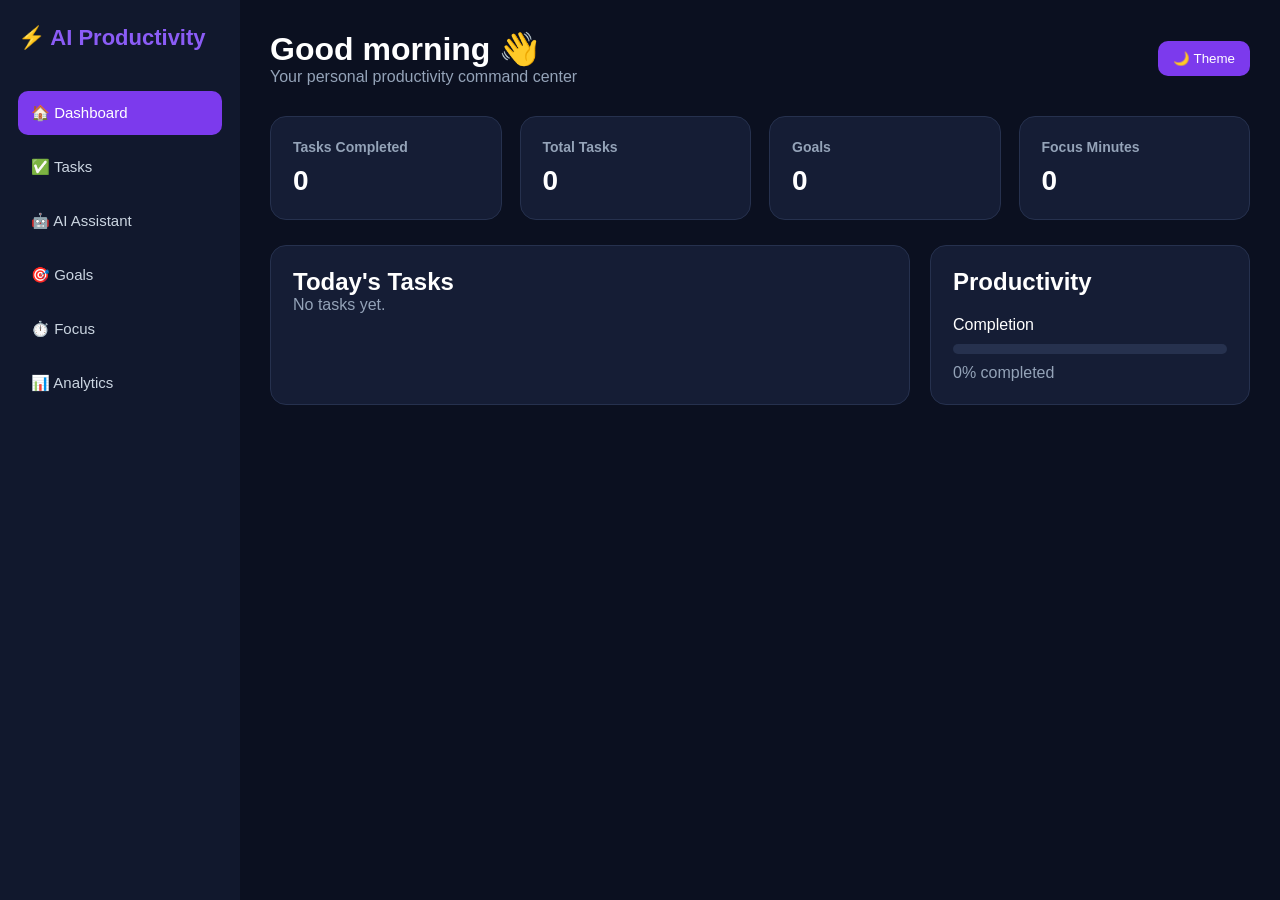
<file: index.html>
<!DOCTYPE html>
<html lang="en">
<head>
<meta charset="UTF-8">
<meta name="viewport" content="width=device-width,initial-scale=1.0">
<title>AI Productivity Platform</title>

<style>
*{box-sizing:border-box;margin:0;padding:0}

body{
font-family:Arial,sans-serif;
background:#0b1020;
color:#fff;
min-height:100vh;
}

.app{display:flex;min-height:100vh}

.sidebar{
width:240px;
background:#11182d;
padding:25px 18px;
position:fixed;
height:100vh;
}

.logo{
font-size:22px;
font-weight:bold;
margin-bottom:35px;
}

.logo span{color:#8b5cf6}

.nav button{
width:100%;
padding:13px;
margin:5px 0;
border:0;
border-radius:10px;
background:transparent;
color:#cbd5e1;
text-align:left;
cursor:pointer;
font-size:15px;
}

.nav button:hover,.nav button.active{
background:#7c3aed;
color:white;
}

.main{
margin-left:240px;
padding:30px;
width:calc(100% - 240px);
}

header{
display:flex;
justify-content:space-between;
align-items:center;
margin-bottom:30px;
}

button{
cursor:pointer;
}

.topbtn{
padding:10px 15px;
border:0;
border-radius:10px;
background:#7c3aed;
color:white;
}

.page{display:none}
.page.active{display:block}

.cards{
display:grid;
grid-template-columns:repeat(4,1fr);
gap:18px;
margin-bottom:25px;
}

.card{
background:#151d35;
padding:22px;
border-radius:16px;
border:1px solid #26314e;
}

.card h3{
font-size:14px;
color:#94a3b8;
margin-bottom:10px;
}

.card strong{
font-size:28px;
}

.grid{
display:grid;
grid-template-columns:2fr 1fr;
gap:20px;
}

.panel{
background:#151d35;
border:1px solid #26314e;
border-radius:16px;
padding:22px;
margin-bottom:20px;
}

input,textarea,select{
width:100%;
padding:13px;
margin:8px 0;
border:1px solid #334155;
border-radius:9px;
background:#0f172a;
color:white;
}

.primary{
background:#7c3aed;
border:0;
padding:12px 18px;
border-radius:9px;
color:white;
}

.task{
display:flex;
justify-content:space-between;
align-items:center;
padding:14px;
margin:10px 0;
background:#0f172a;
border-radius:10px;
}

.task.done{
opacity:.55;
text-decoration:line-through;
}

.badge{
padding:5px 9px;
border-radius:7px;
background:#312e81;
font-size:12px;
}

.timer{
font-size:70px;
text-align:center;
margin:25px;
}

.center{text-align:center}

.progress{
height:10px;
background:#26314e;
border-radius:10px;
overflow:hidden;
margin-top:10px;
}

.progress div{
height:100%;
background:#8b5cf6;
width:0%;
}

.ai-box{
background:linear-gradient(135deg,#1e1b4b,#172554);
padding:25px;
border-radius:15px;
}

.message{
padding:15px;
background:#0f172a;
border-radius:10px;
margin:10px 0;
line-height:1.5;
}

@media(max-width:800px){
.sidebar{
width:70px;
padding:15px 8px;
}
.logo{font-size:0}
.logo span{font-size:20px}
.nav button{
font-size:0;
text-align:center;
}
.nav button:first-letter{font-size:20px}
.main{
margin-left:70px;
width:calc(100% - 70px);
padding:15px;
}
.cards{
grid-template-columns:repeat(2,1fr);
}
.grid{
grid-template-columns:1fr;
}
}
</style>
</head>

<body>

<div class="app">

<aside class="sidebar">

<div class="logo">
⚡ <span>AI Productivity</span>
</div>

<div class="nav">

<button class="active" onclick="showPage('dashboard',this)">🏠 Dashboard</button>

<button onclick="showPage('tasks',this)">✅ Tasks</button>

<button onclick="showPage('ai',this)">🤖 AI Assistant</button>

<button onclick="showPage('goals',this)">🎯 Goals</button>

<button onclick="showPage('focus',this)">⏱️ Focus</button>

<button onclick="showPage('analytics',this)">📊 Analytics</button>

</div>

</aside>


<main class="main">

<header>

<div>
<h1 id="title">Good morning 👋</h1>
<p style="color:#94a3b8">Your personal productivity command center</p>
</div>

<button class="topbtn" onclick="toggleTheme()">🌙 Theme</button>

</header>


<!-- DASHBOARD -->

<section id="dashboard" class="page active">

<div class="cards">

<div class="card">
<h3>Tasks Completed</h3>
<strong id="completed">0</strong>
</div>

<div class="card">
<h3>Total Tasks</h3>
<strong id="total">0</strong>
</div>

<div class="card">
<h3>Goals</h3>
<strong id="goalCount">0</strong>
</div>

<div class="card">
<h3>Focus Minutes</h3>
<strong id="focusTotal">0</strong>
</div>

</div>

<div class="grid">

<div class="panel">

<h2>Today's Tasks</h2>

<div id="dashboardTasks"></div>

</div>

<div class="panel">

<h2>Productivity</h2>

<p style="margin-top:20px">Completion</p>

<div class="progress">
<div id="progressBar"></div>
</div>

<p id="progressText" style="margin-top:10px;color:#94a3b8">0%</p>

</div>

</div>

</section>


<!-- TASKS -->

<section id="tasks" class="page">

<div class="panel">

<h2>Task Manager</h2>

<input id="taskInput" placeholder="What do you need to accomplish?">

<select id="priority">
<option>High</option>
<option selected>Medium</option>
<option>Low</option>
</select>

<button class="primary" onclick="addTask()">+ Add Task</button>

</div>

<div class="panel">

<h2>Your Tasks</h2>

<div id="taskList"></div>

</div>

</section>


<!-- AI -->

<section id="ai" class="page">

<div class="ai-box">

<h2>🤖 AI Productivity Assistant</h2>

<p style="margin:12px 0;color:#cbd5e1">
Tell me what you want to accomplish and I'll turn it into actionable steps.
</p>

<textarea id="aiInput" rows="5"
placeholder="Example: I need to prepare my hackathon project by Friday..."></textarea>

<button class="primary" onclick="generateAI()">Generate Plan</button>

<div id="aiOutput"></div>

</div>

</section>


<!-- GOALS -->

<section id="goals" class="page">

<div class="panel">

<h2>🎯 Goals</h2>

<input id="goalInput" placeholder="Enter a goal">

<button class="primary" onclick="addGoal()">Add Goal</button>

</div>

<div class="panel">

<div id="goalList"></div>

</div>

</section>


<!-- FOCUS -->

<section id="focus" class="page">

<div class="panel center">

<h2>⏱️ Focus Mode</h2>

<div class="timer" id="timer">25:00</div>

<button class="primary" onclick="startTimer()">▶ Start</button>

<button class="primary" onclick="pauseTimer()">⏸ Pause</button>

<button class="primary" onclick="resetTimer()">↻ Reset</button>

</div>

</section>


<!-- ANALYTICS -->

<section id="analytics" class="page">

<div class="cards">

<div class="card">
<h3>Completion Rate</h3>
<strong id="analyticsRate">0%</strong>
</div>

<div class="card">
<h3>Completed Tasks</h3>
<strong id="analyticsCompleted">0</strong>
</div>

<div class="card">
<h3>Focus Sessions</h3>
<strong id="analyticsFocus">0</strong>
</div>

</div>

<div class="panel">

<h2>📈 Productivity Overview</h2>

<p style="margin-top:20px">
Your productivity data is stored locally in your browser.
</p>

<div class="progress">
<div id="analyticsBar"></div>
</div>

</div>

</section>

</main>
</div>


<script>

let tasks=JSON.parse(localStorage.getItem("tasks")||"[]");

let goals=JSON.parse(localStorage.getItem("goals")||"[]");

let focusMinutes=Number(localStorage.getItem("focusMinutes")||0);

let timerSeconds=1500;

let timerInterval=null;


function save(){

localStorage.setItem("tasks",JSON.stringify(tasks));

localStorage.setItem("goals",JSON.stringify(goals));

localStorage.setItem("focusMinutes",focusMinutes);

update();

}


function showPage(id,btn){

document.querySelectorAll(".page").forEach(p=>p.classList.remove("active"));

document.getElementById(id).classList.add("active");

document.querySelectorAll(".nav button").forEach(b=>b.classList.remove("active"));

btn.classList.add("active");

}


function addTask(){

let input=document.getElementById("taskInput");

let text=input.value.trim();

if(!text)return;

tasks.push({

id:Date.now(),

text:text,

priority:document.getElementById("priority").value,

done:false

});

input.value="";

save();

}


function toggleTask(id){

let task=tasks.find(t=>t.id===id);

if(task)task.done=!task.done;

save();

}


function deleteTask(id){

tasks=tasks.filter(t=>t.id!==id);

save();

}


function addGoal(){

let input=document.getElementById("goalInput");

let text=input.value.trim();

if(!text)return;

goals.push({

id:Date.now(),

text:text,

done:false

});

input.value="";

save();

}


function completeGoal(id){

let goal=goals.find(g=>g.id===id);

if(goal)goal.done=!goal.done;

save();

}


function generateAI(){

let input=document.getElementById("aiInput").value.trim();

let output=document.getElementById("aiOutput");

if(!input){

output.innerHTML="<div class='message'>Please describe your goal first.</div>";

return;

}

output.innerHTML=`

<div class="message">

<h3>✨ AI Generated Productivity Plan</h3>

<p style="margin-top:10px">
Based on your objective:
<strong>${escapeHTML(input)}</strong>
</p>

<br>

<p>1️⃣ Break the objective into smaller milestones.</p>

<p>2️⃣ Identify the most important task and complete it first.</p>

<p>3️⃣ Schedule a focused 25-minute work session.</p>

<p>4️⃣ Remove distractions during the session.</p>

<p>5️⃣ Review your progress and create the next task.</p>

<br>

<button class="primary" onclick="createAITask()">
Add as Task
</button>

</div>`;

}


function createAITask(){

let input=document.getElementById("aiInput").value.trim();

if(!input)return;

tasks.push({

id:Date.now(),

text:input,

priority:"High",

done:false

});

save();

alert("AI plan added to your tasks!");

}


function escapeHTML(str){

return str.replace(/[&<>"']/g,function(m){

return({

"&":"&amp;",
"<":"&lt;",
">":"&gt;",
'"':"&quot;",
"'":"&#039;"

})[m];

});

}


function update(){

let completed=tasks.filter(t=>t.done).length;

let total=tasks.length;

let percent=total?Math.round(completed/total*100):0;


document.getElementById("completed").textContent=completed;

document.getElementById("total").textContent=total;

document.getElementById("goalCount").textContent=goals.length;

document.getElementById("focusTotal").textContent=focusMinutes;


document.getElementById("progressBar").style.width=percent+"%";

document.getElementById("progressText").textContent=percent+"% completed";


document.getElementById("analyticsRate").textContent=percent+"%";

document.getElementById("analyticsCompleted").textContent=completed;

document.getElementById("analyticsFocus").textContent=focusMinutes;

document.getElementById("analyticsBar").style.width=percent+"%";


renderTasks();

renderGoals();

}


function renderTasks(){

let html="";

if(tasks.length===0){

html="<p style='color:#94a3b8'>No tasks yet. Add your first task!</p>";

}

tasks.forEach(t=>{

html+=`

<div class="task ${t.done?"done":""}">

<div>

<strong>${escapeHTML(t.text)}</strong>

<br>

<span class="badge">${t.priority}</span>

</div>

<div>

<button onclick="toggleTask(${t.id})">✓</button>

<button onclick="deleteTask(${t.id})">🗑️</button>

</div>

</div>`;

});


document.getElementById("taskList").innerHTML=html;

document.getElementById("dashboardTasks").innerHTML=

tasks.slice(0,5).map(t=>`

<div class="task ${t.done?"done":""}">

<span>${escapeHTML(t.text)}</span>

<button onclick="toggleTask(${t.id})">✓</button>

</div>

`).join("") || "<p style='color:#94a3b8'>No tasks yet.</p>";

}


function renderGoals(){

let html="";

goals.forEach(g=>{

html+=`

<div class="task ${g.done?"done":""}">

<span>🎯 ${escapeHTML(g.text)}</span>

<button onclick="completeGoal(${g.id})">✓</button>

</div>`;

});


document.getElementById("goalList").innerHTML=

html||"<p style='color:#94a3b8'>No goals yet.</p>";

}


function startTimer(){

if(timerInterval)return;

timerInterval=setInterval(()=>{

if(timerSeconds>0){

timerSeconds--;

displayTimer();

}else{

clearInterval(timerInterval);

timerInterval=null;

focusMinutes+=25;

save();

alert("🎉 Focus session completed!");

}

},1000);

}


function pauseTimer(){

clearInterval(timerInterval);

timerInterval=null;

}


function resetTimer(){

pauseTimer();

timerSeconds=1500;

displayTimer();

}


function displayTimer(){

let m=Math.floor(timerSeconds/60);

let s=timerSeconds%60;

document.getElementById("timer").textContent=

String(m).padStart(2,"0")+":"+

String(s).padStart(2,"0");

}


function toggleTheme(){

document.body.style.background=

document.body.style.background==="white"?"#0b1020":"white";

document.body.style.color=

document.body.style.color==="rgb(0, 0, 0)"?"white":"#000";

}


update();

displayTimer();

</script>

</body>
</html>
</file>
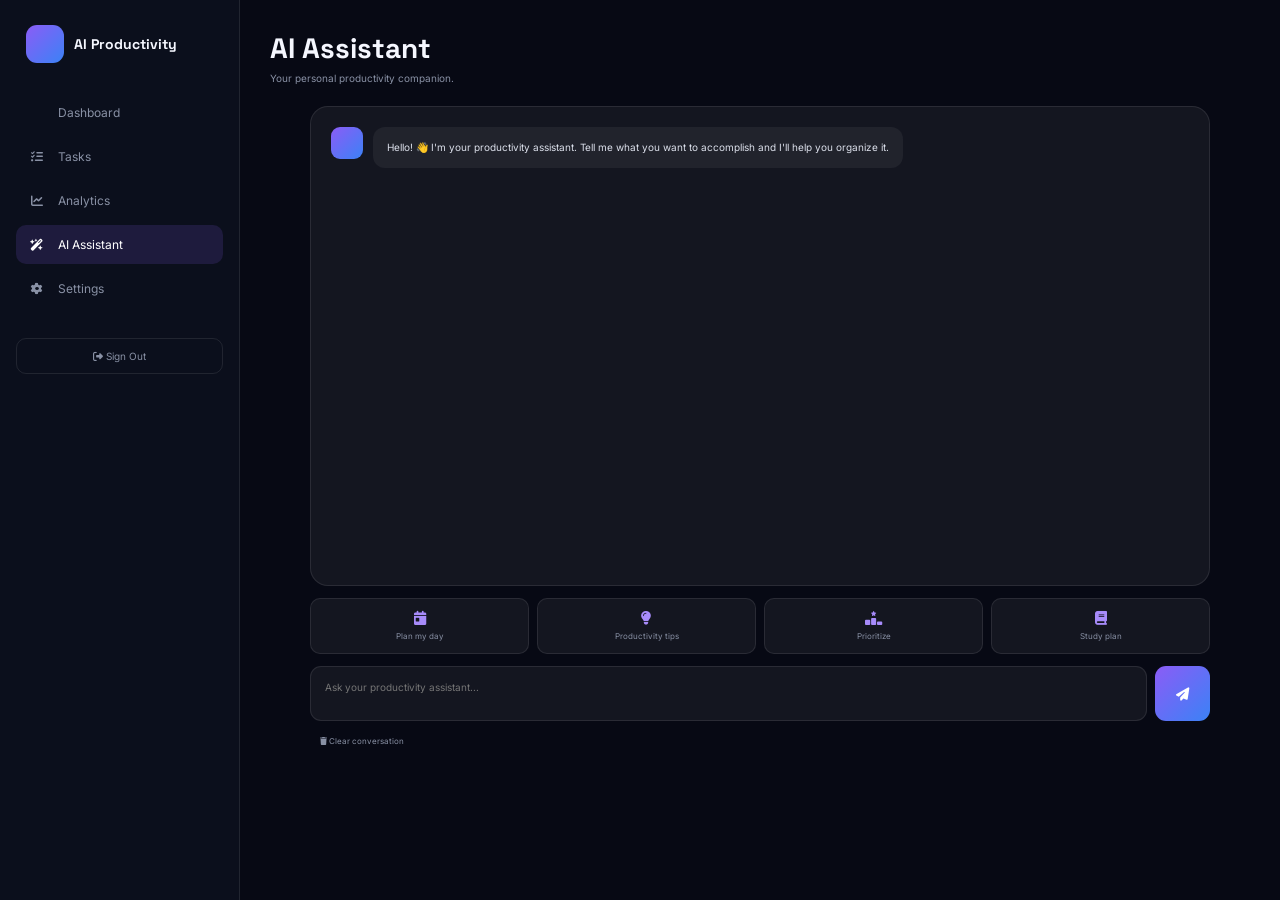
<file: ai.html>
<!DOCTYPE html>
<html lang="en">
<head>

<meta charset="UTF-8">
<meta name="viewport" content="width=device-width, initial-scale=1.0">

<title>AI Assistant — AI Productivity Platform</title>

<link rel="preconnect" href="https://fonts.googleapis.com">
<link href="https://fonts.googleapis.com/css2?family=Inter:wght@400;500;600;700&family=Space+Grotesk:wght@500;600;700&display=swap" rel="stylesheet">

<link rel="stylesheet"
href="https://cdnjs.cloudflare.com/ajax/libs/font-awesome/6.5.2/css/all.min.css">

<style>

*{
box-sizing:border-box;
margin:0;
padding:0;
}

:root{
--bg:#070914;
--sidebar:#0b0f1c;
--card:rgba(255,255,255,.055);
--border:rgba(255,255,255,.09);
--text:#f5f7ff;
--muted:#8991a5;
--purple:#8b5cf6;
--blue:#3b82f6;
}

body{
min-height:100vh;
color:var(--text);
background:var(--bg);
font-family:Inter,sans-serif;
}

button,
textarea{
font-family:inherit;
}

.app{
min-height:100vh;
display:flex;
}

/* SIDEBAR */

.sidebar{
width:240px;
flex-shrink:0;
padding:25px 16px;
background:var(--sidebar);
border-right:1px solid var(--border);
}

.logo{
display:flex;
align-items:center;
gap:10px;
padding:0 10px 30px;
font-family:"Space Grotesk";
font-size:14px;
font-weight:700;
}

.logo-icon{
width:38px;
height:38px;
display:grid;
place-items:center;
border-radius:11px;
background:linear-gradient(135deg,var(--purple),var(--blue));
}

.nav{
display:flex;
flex-direction:column;
gap:5px;
}

.nav button{
width:100%;
display:flex;
align-items:center;
gap:12px;
padding:12px;
border:0;
border-radius:10px;
color:var(--muted);
background:transparent;
text-align:left;
font-size:12px;
cursor:pointer;
}

.nav button:hover,
.nav button.active{
color:white;
background:rgba(139,92,246,.15);
}

.nav i{
width:18px;
text-align:center;
}

.signout{
width:100%;
margin-top:30px;
padding:11px;
border:1px solid var(--border);
border-radius:10px;
color:var(--muted);
background:transparent;
font-size:10px;
cursor:pointer;
}

/* MAIN */

.main{
flex:1;
min-width:0;
padding:30px;
}

.header{
margin-bottom:22px;
}

.header h1{
font-family:"Space Grotesk";
font-size:28px;
}

.header p{
margin-top:6px;
color:var(--muted);
font-size:10px;
}

/* AI CARD */

.ai-box{
max-width:900px;
margin:auto;
}

.chat{
height:480px;
overflow-y:auto;
padding:20px;
background:var(--card);
border:1px solid var(--border);
border-radius:18px;
}

.message{
display:flex;
gap:10px;
margin-bottom:18px;
}

.message.user{
justify-content:flex-end;
}

.avatar{
width:32px;
height:32px;
flex-shrink:0;
display:grid;
place-items:center;
border-radius:9px;
background:linear-gradient(135deg,var(--purple),var(--blue));
font-size:10px;
}

.bubble{
max-width:75%;
padding:12px 14px;
border-radius:12px;
background:rgba(255,255,255,.055);
color:#dce0eb;
font-size:10px;
line-height:1.7;
}

.user .bubble{
background:linear-gradient(135deg,var(--purple),var(--blue));
color:white;
}

/* QUICK ACTIONS */

.quick{
display:grid;
grid-template-columns:repeat(4,1fr);
gap:8px;
margin:12px 0;
}

.quick button{
padding:12px 8px;
border:1px solid var(--border);
border-radius:10px;
color:var(--muted);
background:var(--card);
font-size:8px;
cursor:pointer;
}

.quick button:hover{
color:white;
border-color:rgba(139,92,246,.5);
}

.quick i{
display:block;
margin-bottom:6px;
color:#a78bfa;
font-size:14px;
}

/* INPUT */

.input-area{
display:flex;
gap:8px;
margin-top:10px;
}

textarea{
flex:1;
height:55px;
resize:none;
padding:14px;
outline:none;
color:white;
background:var(--card);
border:1px solid var(--border);
border-radius:11px;
font-size:10px;
}

textarea:focus{
border-color:rgba(139,92,246,.6);
}

.send{
width:55px;
border:0;
border-radius:11px;
color:white;
background:linear-gradient(135deg,var(--purple),var(--blue));
cursor:pointer;
}

.clear{
margin-top:8px;
padding:7px 10px;
border:0;
background:transparent;
color:var(--muted);
font-size:8px;
cursor:pointer;
}

/* MOBILE */

@media(max-width:700px){

.sidebar{
display:none;
}

.main{
padding:18px 12px;
}

.chat{
height:430px;
}

.quick{
grid-template-columns:repeat(2,1fr);
}

.bubble{
max-width:85%;
}

}

</style>
</head>

<body>

<div class="app">

<!-- SIDEBAR -->

<aside class="sidebar">

<div class="logo">

<div class="logo-icon">
<i class="fa-solid fa-sparkles"></i>
</div>

AI Productivity

</div>


<nav class="nav">

<button onclick="go('dashboard.html')">
<i class="fa-solid fa-grid-2"></i>
Dashboard
</button>

<button onclick="go('dashboard.html')">
<i class="fa-solid fa-list-check"></i>
Tasks
</button>

<button onclick="go('analytics.html')">
<i class="fa-solid fa-chart-line"></i>
Analytics
</button>

<button class="active">
<i class="fa-solid fa-wand-magic-sparkles"></i>
AI Assistant
</button>

<button onclick="go('settings.html')">
<i class="fa-solid fa-gear"></i>
Settings
</button>

</nav>


<button class="signout" onclick="signOut()">
<i class="fa-solid fa-right-from-bracket"></i>
Sign Out
</button>

</aside>


<!-- MAIN -->

<main class="main">

<div class="header">

<h1>AI Assistant</h1>

<p>
Your personal productivity companion.
</p>

</div>


<div class="ai-box">

<div class="chat" id="chat">

<div class="message">

<div class="avatar">
<i class="fa-solid fa-sparkles"></i>
</div>

<div class="bubble">

Hello! 👋 I'm your productivity assistant.

Tell me what you want to accomplish and I'll help you organize it.

</div>

</div>

</div>


<!-- QUICK ACTIONS -->

<div class="quick">

<button onclick="quickPrompt('Help me plan my day')">
<i class="fa-solid fa-calendar-day"></i>
Plan my day
</button>

<button onclick="quickPrompt('Give me productivity tips')">
<i class="fa-solid fa-lightbulb"></i>
Productivity tips
</button>

<button onclick="quickPrompt('Help me prioritize my tasks')">
<i class="fa-solid fa-ranking-star"></i>
Prioritize
</button>

<button onclick="quickPrompt('Create a study plan for me')">
<i class="fa-solid fa-book"></i>
Study plan
</button>

</div>


<!-- INPUT -->

<div class="input-area">

<textarea
id="prompt"
placeholder="Ask your productivity assistant..."
onkeydown="handleKey(event)"
></textarea>

<button class="send" onclick="sendMessage()">

<i class="fa-solid fa-paper-plane"></i>

</button>

</div>


<button class="clear" onclick="clearChat()">

<i class="fa-solid fa-trash"></i>
Clear conversation

</button>

</div>

</main>

</div>


<script>

/* NAVIGATION */

function go(page){
window.location.href=page;
}


/* PROFILE */

const profile=
JSON.parse(
localStorage.getItem("aiProductivityProfile")
);


/* SEND */

function sendMessage(){

const input=
document.getElementById("prompt");

const text=
input.value.trim();

if(!text) return;

addMessage(text,"user");

input.value="";

setTimeout(function(){

const response=
generateResponse(text);

addMessage(response,"ai");

},400);

}


/* QUICK PROMPTS */

function quickPrompt(text){

document.getElementById("prompt").value=text;

sendMessage();

}


/* ADD MESSAGE */

function addMessage(text,type){

const chat=
document.getElementById("chat");

const message=
document.createElement("div");

message.className=
"message "+type;

if(type==="user"){

message.innerHTML=`

<div class="bubble">
${escapeHTML(text)}
</div>

`;

}else{

message.innerHTML=`

<div class="avatar">
<i class="fa-solid fa-sparkles"></i>
</div>

<div class="bubble">
${escapeHTML(text).replace(/\n/g,"<br>")}
</div>

`;

}

chat.appendChild(message);

chat.scrollTop=chat.scrollHeight;

}


/* SIMPLE PRODUCTIVITY ENGINE */

function generateResponse(text){

const lower=text.toLowerCase();


if(
lower.includes("plan my day") ||
lower.includes("plan my day")
){

return `Here's a simple plan for your day:

1. Start with your most important task.
2. Work for 45–60 minutes without distractions.
3. Take a short break.
4. Complete smaller tasks afterward.
5. Review your progress before finishing.

Tip: Choose your top 3 priorities instead of trying to finish everything.`;

}


if(
lower.includes("productivity") ||
lower.includes("productive")
){

return `Try these productivity habits:

• Choose 3 important tasks each morning.
• Keep your phone away during focused work.
• Use short focused work sessions.
• Take regular breaks.
• Review unfinished tasks at the end of the day.

Consistency is more important than doing everything perfectly.`;

}


if(
lower.includes("prioritize") ||
lower.includes("priority")
){

return `Use this priority system:

🔴 High — Urgent and important
🟡 Medium — Important but not urgent
🟢 Low — Useful but can wait

Start with high-priority tasks, then move to medium and low priorities.`;

}


if(
lower.includes("study") ||
lower.includes("exam")
){

return `A simple study plan:

Morning:
• Review difficult topics.

Afternoon:
• Practice questions.

Evening:
• Revise what you learned.

Use 45-minute study sessions followed by 10-minute breaks.

At the end of each session, test yourself instead of only rereading notes.`;

}


if(
lower.includes("task") ||
lower.includes("todo")
){

return `For your tasks, try this:

1. Write everything down.
2. Mark urgent tasks as High priority.
3. Pick your top 3 tasks.
4. Complete one task at a time.
5. Check your progress at the end of the day.

You can manage your tasks from the Dashboard.`;

}


if(
lower.includes("hello") ||
lower.includes("hi") ||
lower.includes("hey")
){

return `Hello${profile?.name ? " " + profile.name : ""}! 👋

What would you like help with today?

You can ask me to plan your day, prioritize tasks, create a study plan, or give productivity advice.`;

}


return `I can help you with productivity, planning and organization.

Try asking:

• "Help me plan my day"
• "How should I prioritize my tasks?"
• "Give me productivity tips"
• "Create a study plan"

For advanced AI responses, we can connect this interface to a real AI API later.`;

}


/* CLEAR */

function clearChat(){

document.getElementById("chat").innerHTML=`

<div class="message">

<div class="avatar">
<i class="fa-solid fa-sparkles"></i>
</div>

<div class="bubble">

Conversation cleared. What would you like to work on?

</div>

</div>

`;

}


/* ENTER TO SEND */

function handleKey(event){

if(
event.key==="Enter" &&
!event.shiftKey
){

event.preventDefault();

sendMessage();

}

}


/* SECURITY */

function escapeHTML(text){

return text
.replace(/&/g,"&amp;")
.replace(/</g,"&lt;")
.replace(/>/g,"&gt;")
.replace(/"/g,"&quot;")
.replace(/'/g,"&#039;");

}


/* SIGN OUT */

function signOut(){

if(
confirm("Are you sure you want to sign out?")
){

localStorage.removeItem(
"aiProductivityLoggedIn"
);

window.location.href="auth.html";

}

}

</script>

</body>
</html>
</file>
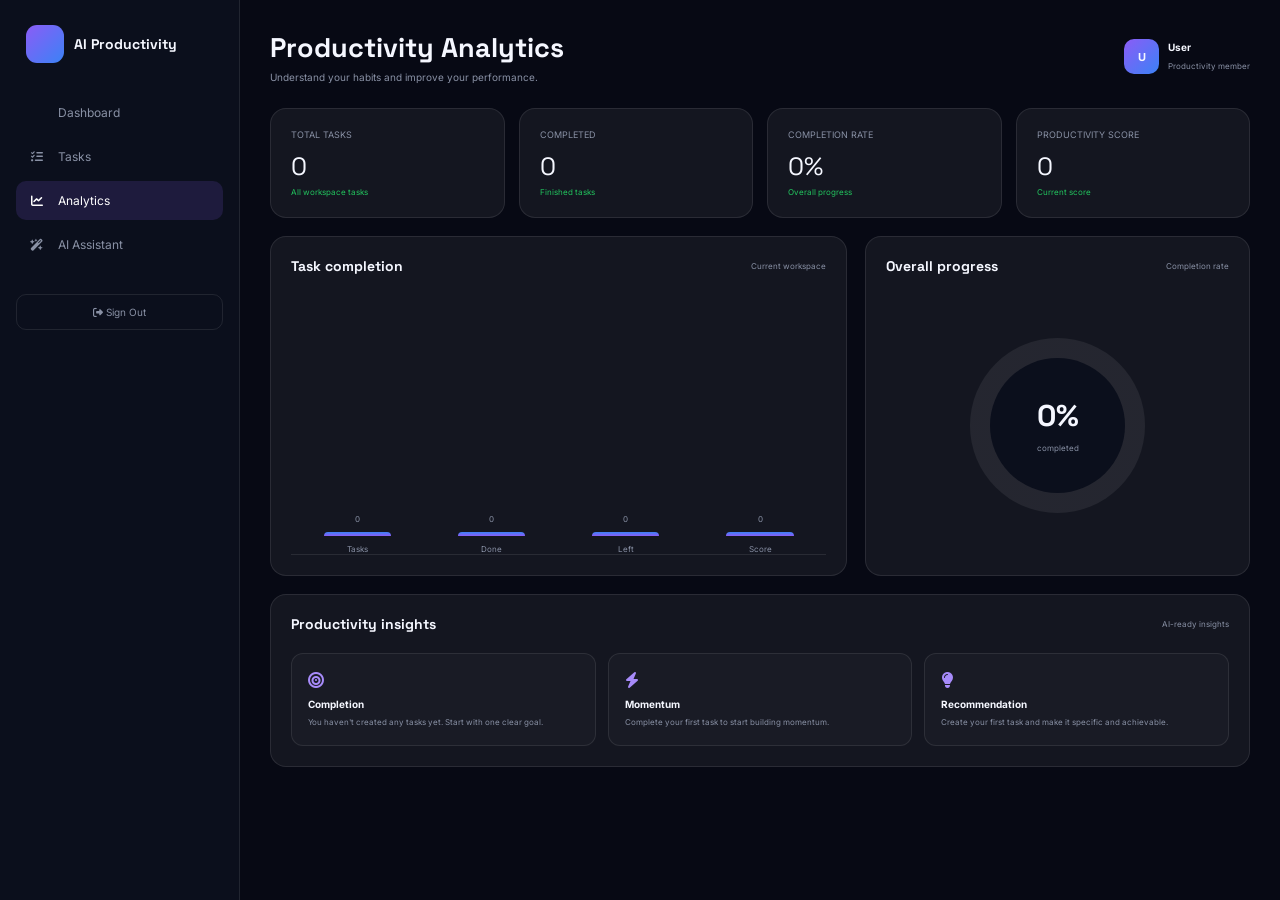
<file: analytics.html>
<!DOCTYPE html>
<html lang="en">

<head>

    <meta charset="UTF-8">

    <meta name="viewport" content="width=device-width, initial-scale=1.0">

    <title>Analytics — AI Productivity Platform</title>

    <link
        href="https://fonts.googleapis.com/css2?family=Inter:wght@400;500;600;700&family=Space+Grotesk:wght@500;600;700&display=swap"
        rel="stylesheet"
    >

    <link
        rel="stylesheet"
        href="https://cdnjs.cloudflare.com/ajax/libs/font-awesome/6.5.2/css/all.min.css"
    >

    <style>

        * {
            box-sizing: border-box;
            margin: 0;
            padding: 0;
        }

        :root {
            --bg: #070914;
            --sidebar: #0b0f1c;
            --card: rgba(255,255,255,.055);
            --border: rgba(255,255,255,.09);
            --text: #f5f7ff;
            --muted: #8991a5;
            --purple: #8b5cf6;
            --blue: #3b82f6;
            --green: #22c55e;
            --red: #fb7185;
        }

        body {
            min-height: 100vh;
            color: var(--text);
            background: var(--bg);
            font-family: Inter, sans-serif;
        }

        button {
            font-family: inherit;
            cursor: pointer;
        }

        /* SIDEBAR */

        .app {
            min-height: 100vh;
            display: flex;
        }

        .sidebar {
            width: 240px;
            flex-shrink: 0;
            padding: 25px 16px;
            background: var(--sidebar);
            border-right: 1px solid var(--border);
        }

        .logo {
            display: flex;
            align-items: center;
            gap: 10px;
            padding: 0 10px 30px;
            font-family: "Space Grotesk";
            font-weight: 700;
            font-size: 14px;
        }

        .logo-icon {
            width: 38px;
            height: 38px;
            display: grid;
            place-items: center;
            border-radius: 11px;
            background: linear-gradient(135deg,var(--purple),var(--blue));
        }

        .nav {
            display: flex;
            flex-direction: column;
            gap: 5px;
        }

        .nav button {
            width: 100%;
            display: flex;
            align-items: center;
            gap: 12px;
            padding: 12px;
            color: var(--muted);
            background: transparent;
            border: 0;
            border-radius: 10px;
            text-align: left;
            font-size: 12px;
        }

        .nav button:hover,
        .nav button.active {
            color: white;
            background: rgba(139,92,246,.15);
        }

        .nav i {
            width: 18px;
            text-align: center;
        }

        .signout {
            width: 100%;
            margin-top: 30px;
            padding: 11px;
            color: var(--muted);
            background: transparent;
            border: 1px solid var(--border);
            border-radius: 10px;
            font-size: 10px;
        }

        .signout:hover {
            color: white;
            background: rgba(255,255,255,.05);
        }

        /* MAIN */

        .main {
            flex: 1;
            min-width: 0;
            padding: 30px;
        }

        .topbar {
            display: flex;
            justify-content: space-between;
            align-items: center;
            margin-bottom: 25px;
        }

        h1 {
            font-family: "Space Grotesk";
            font-size: 27px;
        }

        .subtitle {
            margin-top: 6px;
            color: var(--muted);
            font-size: 10px;
        }

        .profile {
            display: flex;
            align-items: center;
            gap: 9px;
        }

        .avatar {
            width: 35px;
            height: 35px;
            display: grid;
            place-items: center;
            border-radius: 10px;
            background: linear-gradient(135deg,var(--purple),var(--blue));
            font-size: 11px;
            font-weight: 700;
        }

        .profile strong {
            display: block;
            font-size: 10px;
        }

        .profile span {
            color: var(--muted);
            font-size: 8px;
        }

        /* STATISTICS */

        .stats {
            display: grid;
            grid-template-columns: repeat(4,1fr);
            gap: 14px;
            margin-bottom: 18px;
        }

        .card {
            padding: 20px;
            background: var(--card);
            border: 1px solid var(--border);
            border-radius: 16px;
        }

        .stat-label {
            color: var(--muted);
            font-size: 9px;
        }

        .stat-value {
            margin-top: 10px;
            font-family: "Space Grotesk";
            font-size: 25px;
        }

        .stat-small {
            margin-top: 5px;
            color: var(--green);
            font-size: 8px;
        }

        /* GRID */

        .grid {
            display: grid;
            grid-template-columns: 1.2fr .8fr;
            gap: 18px;
        }

        .card-title {
            display: flex;
            justify-content: space-between;
            align-items: center;
            margin-bottom: 20px;
        }

        .card-title h2 {
            font-family: "Space Grotesk";
            font-size: 14px;
        }

        .card-title span {
            color: var(--muted);
            font-size: 8px;
        }

        /* BAR CHART */

        .chart {
            height: 260px;
            display: flex;
            align-items: end;
            justify-content: space-around;
            gap: 12px;
            padding: 15px 5px 0;
            border-bottom: 1px solid var(--border);
        }

        .bar-container {
            height: 100%;
            flex: 1;
            display: flex;
            flex-direction: column;
            justify-content: end;
            align-items: center;
            gap: 8px;
        }

        .bar-value {
            color: var(--muted);
            font-size: 8px;
        }

        .bar {
            width: 55%;
            min-height: 4px;
            border-radius: 7px 7px 0 0;
            background: linear-gradient(
                to top,
                var(--purple),
                var(--blue)
            );
            transition: .5s;
        }

        .bar-label {
            color: var(--muted);
            font-size: 8px;
        }

        /* RING */

        .ring-area {
            min-height: 260px;
            display: flex;
            align-items: center;
            justify-content: center;
        }

        .ring {
            width: 175px;
            height: 175px;
            display: grid;
            place-items: center;
            border-radius: 50%;
            background: conic-gradient(
                var(--purple) var(--progress),
                rgba(255,255,255,.07) var(--progress)
            );
            position: relative;
        }

        .ring::before {
            content: "";
            position: absolute;
            width: 135px;
            height: 135px;
            border-radius: 50%;
            background: #0b0f1c;
        }

        .ring-text {
            position: relative;
            z-index: 2;
            text-align: center;
        }

        .ring-text strong {
            display: block;
            font-family: "Space Grotesk";
            font-size: 30px;
        }

        .ring-text span {
            color: var(--muted);
            font-size: 8px;
        }

        /* INSIGHTS */

        .insights {
            margin-top: 18px;
        }

        .insight-grid {
            display: grid;
            grid-template-columns: repeat(3,1fr);
            gap: 12px;
        }

        .insight {
            padding: 16px;
            border: 1px solid var(--border);
            border-radius: 12px;
            background: rgba(255,255,255,.025);
        }

        .insight i {
            color: #a78bfa;
            margin-bottom: 10px;
        }

        .insight strong {
            display: block;
            margin-bottom: 6px;
            font-size: 10px;
        }

        .insight p {
            color: var(--muted);
            font-size: 8px;
            line-height: 1.6;
        }

        /* MOBILE */

        @media(max-width:950px) {

            .stats {
                grid-template-columns: repeat(2,1fr);
            }

            .grid {
                grid-template-columns: 1fr;
            }

        }

        @media(max-width:700px) {

            .sidebar {
                display: none;
            }

            .main {
                padding: 20px 15px;
            }

            .profile {
                display: none;
            }

            .insight-grid {
                grid-template-columns: 1fr;
            }

        }

        @media(max-width:450px) {

            .stats {
                grid-template-columns: 1fr;
            }

        }

    </style>

</head>


<body>


<div class="app">


    <!-- SIDEBAR -->

    <aside class="sidebar">

        <div class="logo">

            <div class="logo-icon">
                <i class="fa-solid fa-sparkles"></i>
            </div>

            AI Productivity

        </div>


        <nav class="nav">

            <button onclick="location.href='dashboard.html'">

                <i class="fa-solid fa-grid-2"></i>

                Dashboard

            </button>


            <button onclick="location.href='dashboard.html'">

                <i class="fa-solid fa-list-check"></i>

                Tasks

            </button>


            <button class="active">

                <i class="fa-solid fa-chart-line"></i>

                Analytics

            </button>


            <button onclick="location.href='ai.html'">

                <i class="fa-solid fa-wand-magic-sparkles"></i>

                AI Assistant

            </button>

        </nav>


        <button
            class="signout"
            onclick="signOut()"
        >

            <i class="fa-solid fa-right-from-bracket"></i>

            Sign Out

        </button>

    </aside>


    <!-- MAIN -->

    <main class="main">


        <header class="topbar">

            <div>

                <h1>Productivity Analytics</h1>

                <p class="subtitle">
                    Understand your habits and improve your performance.
                </p>

            </div>


            <div class="profile">

                <div
                    class="avatar"
                    id="avatar"
                >
                    U
                </div>

                <div>

                    <strong id="userName">
                        User
                    </strong>

                    <span>
                        Productivity member
                    </span>

                </div>

            </div>

        </header>


        <!-- STATS -->

        <section class="stats">


            <div class="card">

                <div class="stat-label">
                    TOTAL TASKS
                </div>

                <div
                    class="stat-value"
                    id="total"
                >
                    0
                </div>

                <div class="stat-small">
                    All workspace tasks
                </div>

            </div>


            <div class="card">

                <div class="stat-label">
                    COMPLETED
                </div>

                <div
                    class="stat-value"
                    id="completed"
                >
                    0
                </div>

                <div class="stat-small">
                    Finished tasks
                </div>

            </div>


            <div class="card">

                <div class="stat-label">
                    COMPLETION RATE
                </div>

                <div
                    class="stat-value"
                    id="rate"
                >
                    0%
                </div>

                <div class="stat-small">
                    Overall progress
                </div>

            </div>


            <div class="card">

                <div class="stat-label">
                    PRODUCTIVITY SCORE
                </div>

                <div
                    class="stat-value"
                    id="score"
                >
                    0
                </div>

                <div class="stat-small">
                    Current score
                </div>

            </div>


        </section>


        <!-- CHARTS -->

        <section class="grid">


            <div class="card">

                <div class="card-title">

                    <h2>
                        Task completion
                    </h2>

                    <span>
                        Current workspace
                    </span>

                </div>


                <div
                    class="chart"
                    id="chart"
                ></div>

            </div>


            <div class="card">

                <div class="card-title">

                    <h2>
                        Overall progress
                    </h2>

                    <span>
                        Completion rate
                    </span>

                </div>


                <div class="ring-area">

                    <div
                        class="ring"
                        id="ring"
                    >

                        <div class="ring-text">

                            <strong id="ringNumber">
                                0%
                            </strong>

                            <span>
                                completed
                            </span>

                        </div>

                    </div>

                </div>

            </div>


        </section>


        <!-- INSIGHTS -->

        <section class="card insights">

            <div class="card-title">

                <h2>
                    Productivity insights
                </h2>

                <span>
                    AI-ready insights
                </span>

            </div>


            <div class="insight-grid">


                <div class="insight">

                    <i class="fa-solid fa-bullseye"></i>

                    <strong>
                        Completion
                    </strong>

                    <p id="completionInsight">
                        Add tasks to start generating productivity insights.
                    </p>

                </div>


                <div class="insight">

                    <i class="fa-solid fa-bolt"></i>

                    <strong>
                        Momentum
                    </strong>

                    <p id="momentumInsight">
                        Complete tasks consistently to build momentum.
                    </p>

                </div>


                <div class="insight">

                    <i class="fa-solid fa-lightbulb"></i>

                    <strong>
                        Recommendation
                    </strong>

                    <p id="recommendation">
                        Start by adding your most important task.
                    </p>

                </div>


            </div>

        </section>


    </main>

</div>


<script>


/* ===============================
   PROFILE
================================ */

const profile =
    JSON.parse(
        localStorage.getItem(
            "aiProductivityProfile"
        )
    );


if (profile) {

    document.getElementById(
        "userName"
    ).textContent = profile.name;

    document.getElementById(
        "avatar"
    ).textContent =
        profile.name
            .charAt(0)
            .toUpperCase();

}


/* ===============================
   TASKS
================================ */

const tasks =
    JSON.parse(
        localStorage.getItem(
            "aiProductivityTasks"
        )
    ) || [];


const total =
    tasks.length;


const completed =
    tasks.filter(
        task => task.done
    ).length;


const rate =
    total === 0
        ? 0
        : Math.round(
            (completed / total) * 100
        );


const score =
    Math.min(
        100,
        Math.round(
            rate * .85 +
            Math.min(
                completed * 3,
                15
            )
        )
    );


/* ===============================
   DISPLAY
================================ */

document.getElementById(
    "total"
).textContent = total;


document.getElementById(
    "completed"
).textContent = completed;


document.getElementById(
    "rate"
).textContent =
    rate + "%";


document.getElementById(
    "score"
).textContent = score;


document.getElementById(
    "ringNumber"
).textContent =
    rate + "%";


document
    .getElementById("ring")
    .style.setProperty(
        "--progress",
        rate * 3.6 + "deg"
    );


/* ===============================
   BAR CHART
================================ */

const chart =
    document.getElementById(
        "chart"
    );


const chartData = [

    {
        label: "Tasks",
        value: total
    },

    {
        label: "Done",
        value: completed
    },

    {
        label: "Left",
        value: total - completed
    },

    {
        label: "Score",
        value: score
    }

];


const maxValue =
    Math.max(
        ...chartData.map(
            item => item.value
        ),
        1
    );


chartData.forEach(
    item => {

        const container =
            document.createElement(
                "div"
            );

        container.className =
            "bar-container";


        const value =
            document.createElement(
                "div"
            );

        value.className =
            "bar-value";

        value.textContent =
            item.value;


        const bar =
            document.createElement(
                "div"
            );

        bar.className =
            "bar";


        const height =
            Math.max(
                4,
                (item.value / maxValue) * 190
            );


        bar.style.height =
            height + "px";


        const label =
            document.createElement(
                "div"
            );

        label.className =
            "bar-label";

        label.textContent =
            item.label;


        container.appendChild(value);

        container.appendChild(bar);

        container.appendChild(label);

        chart.appendChild(container);

    }
);


/* ===============================
   INSIGHTS
================================ */

const completionInsight =
    document.getElementById(
        "completionInsight"
    );


const momentumInsight =
    document.getElementById(
        "momentumInsight"
    );


const recommendation =
    document.getElementById(
        "recommendation"
    );


if (total === 0) {

    completionInsight.textContent =
        "You haven't created any tasks yet. Start with one clear goal.";

} else if (rate >= 80) {

    completionInsight.textContent =
        "Excellent completion rate. You're finishing most of what you plan.";

} else if (rate >= 50) {

    completionInsight.textContent =
        "You're making solid progress. Try finishing your remaining priority tasks.";

} else {

    completionInsight.textContent =
        "You have room to improve. Focus on completing one important task at a time.";

}


if (completed >= 5) {

    momentumInsight.textContent =
        "Strong momentum! You've already completed several tasks.";

} else if (completed > 0) {

    momentumInsight.textContent =
        "You've started building momentum. Keep going.";

} else {

    momentumInsight.textContent =
        "Complete your first task to start building momentum.";

}


if (total === 0) {

    recommendation.textContent =
        "Create your first task and make it specific and achievable.";

} else if (total - completed > 5) {

    recommendation.textContent =
        "You have several unfinished tasks. Pick the three most important ones.";

} else if (rate >= 80) {

    recommendation.textContent =
        "You're doing great. Consider setting a slightly bigger goal.";

} else {

    recommendation.textContent =
        "Choose your highest-priority unfinished task and focus on it.";

}


/* ===============================
   SIGN OUT
================================ */

function signOut() {

    if (
        confirm(
            "Are you sure you want to sign out?"
        )
    ) {

        localStorage.removeItem(
            "aiProductivityProfile"
        );

        location.href =
            "auth.html";

    }

}

</script>


</body>

</html>
</file>
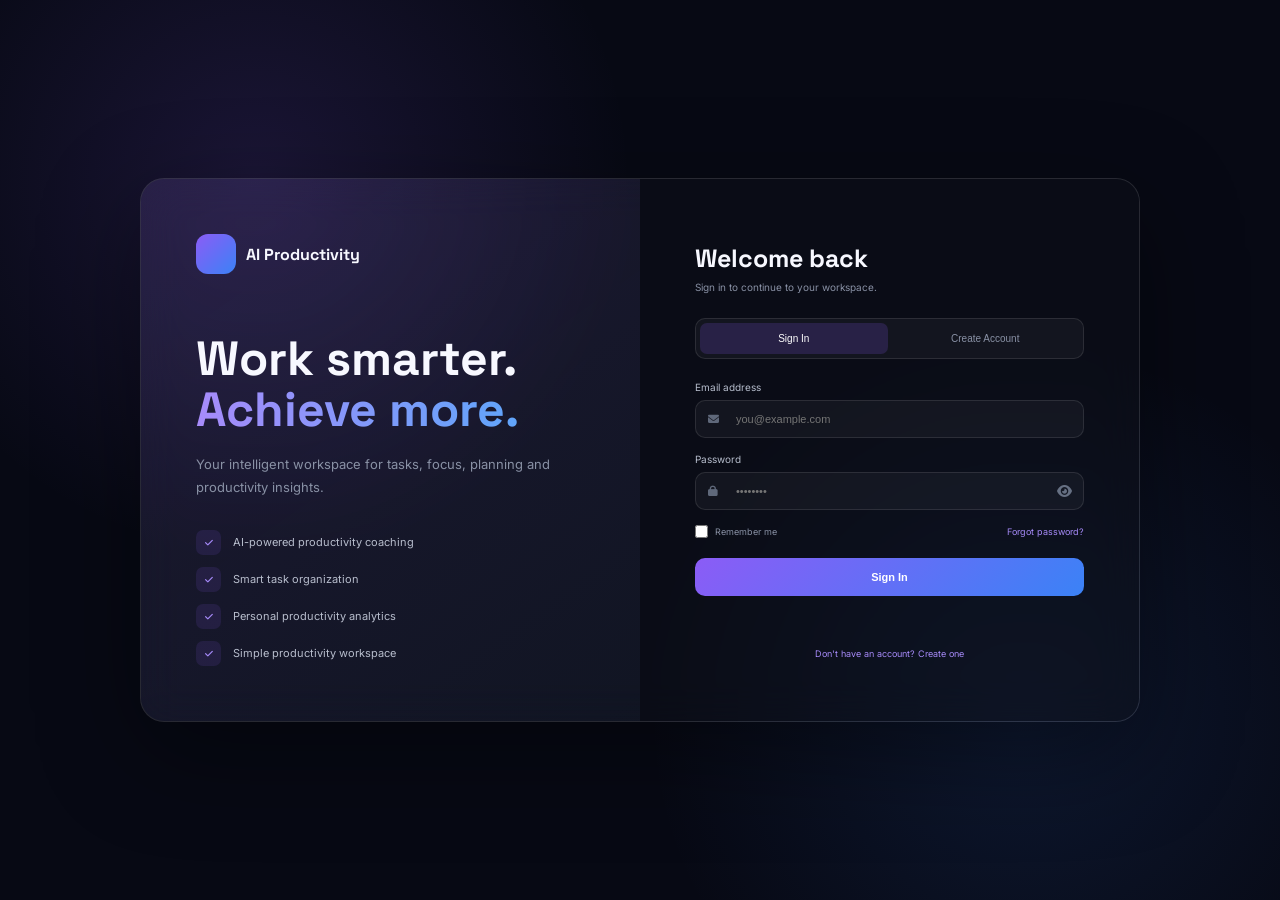
<file: auth.html>
<!DOCTYPE html>
<html lang="en">
<head>
<meta charset="UTF-8">
<meta name="viewport" content="width=device-width,initial-scale=1.0">

<title>AI Productivity Platform — Login</title>

<link rel="preconnect" href="https://fonts.googleapis.com">
<link href="https://fonts.googleapis.com/css2?family=Inter:wght@400;500;600;700&family=Space+Grotesk:wght@500;600;700&display=swap" rel="stylesheet">

<link rel="stylesheet"
href="https://cdnjs.cloudflare.com/ajax/libs/font-awesome/6.5.2/css/all.min.css">

<style>
*{box-sizing:border-box;margin:0;padding:0}

:root{
--bg:#070914;
--card:#101421;
--border:rgba(255,255,255,.1);
--text:#f7f8ff;
--muted:#8991a5;
--purple:#8b5cf6;
--blue:#3b82f6;
--green:#4ade80;
--red:#fb7185;
}

body{
min-height:100vh;
display:flex;
align-items:center;
justify-content:center;
padding:20px;
font-family:Inter,sans-serif;
color:var(--text);
background:
radial-gradient(circle at 20% 20%,rgba(139,92,246,.15),transparent 30%),
radial-gradient(circle at 80% 80%,rgba(59,130,246,.12),transparent 30%),
var(--bg);
}

.container{
width:min(1000px,100%);
display:grid;
grid-template-columns:1fr 1fr;
overflow:hidden;
border:1px solid var(--border);
border-radius:24px;
background:rgba(255,255,255,.035);
backdrop-filter:blur(20px);
box-shadow:0 30px 100px rgba(0,0,0,.4);
}

.hero{
padding:55px;
display:flex;
flex-direction:column;
justify-content:center;
background:linear-gradient(145deg,rgba(139,92,246,.1),rgba(59,130,246,.03));
}

.logo{
display:flex;
align-items:center;
gap:10px;
margin-bottom:60px;
font-family:"Space Grotesk";
font-weight:700;
}

.logo-icon{
width:40px;
height:40px;
display:grid;
place-items:center;
border-radius:12px;
background:linear-gradient(135deg,var(--purple),var(--blue));
}

.hero h1{
font-family:"Space Grotesk";
font-size:clamp(32px,4vw,48px);
line-height:1.05;
margin-bottom:18px;
}

.gradient{
background:linear-gradient(90deg,#a78bfa,#60a5fa);
background-clip:text;
-webkit-background-clip:text;
-webkit-text-fill-color:transparent;
}

.hero p{
max-width:400px;
color:var(--muted);
font-size:13px;
line-height:1.8;
}

.features{
margin-top:30px;
display:grid;
gap:12px;
}

.feature{
display:flex;
align-items:center;
gap:12px;
color:#b8becd;
font-size:11px;
}

.feature i{
width:25px;
height:25px;
display:grid;
place-items:center;
border-radius:7px;
color:#a78bfa;
background:rgba(139,92,246,.12);
font-size:9px;
}

.form-section{
padding:55px;
display:flex;
flex-direction:column;
justify-content:center;
background:rgba(5,7,16,.45);
}

.form-header{margin-bottom:25px}

.form-header h2{
font-family:"Space Grotesk";
font-size:25px;
margin-bottom:7px;
}

.form-header p{
color:var(--muted);
font-size:10px;
}

.tabs{
display:grid;
grid-template-columns:1fr 1fr;
gap:4px;
padding:4px;
margin-bottom:22px;
border:1px solid var(--border);
border-radius:10px;
background:rgba(255,255,255,.04);
}

.tabs button{
padding:10px;
border:0;
border-radius:7px;
color:var(--muted);
background:transparent;
font-size:10px;
cursor:pointer;
}

.tabs button.active{
color:white;
background:rgba(139,92,246,.18);
}

.field{margin-bottom:15px}

.field label{
display:block;
margin-bottom:7px;
color:#b6bdcc;
font-size:10px;
}

.input-box{position:relative}

.input-box>i{
position:absolute;
left:13px;
top:50%;
transform:translateY(-50%);
color:#5f687a;
font-size:11px;
}

input{
width:100%;
padding:12px 40px;
outline:none;
color:white;
background:rgba(255,255,255,.04);
border:1px solid var(--border);
border-radius:10px;
font-size:11px;
}

input:focus{
border-color:rgba(139,92,246,.6);
box-shadow:0 0 0 3px rgba(139,92,246,.08);
}

.password-toggle{
position:absolute;
right:12px;
top:50%;
transform:translateY(-50%);
border:0;
background:transparent;
color:#667083;
cursor:pointer;
}

.options{
display:flex;
justify-content:space-between;
align-items:center;
margin:5px 0 20px;
}

.remember{
display:flex;
align-items:center;
gap:7px;
color:var(--muted);
font-size:9px;
}

.remember input{
width:auto;
padding:0;
}

.forgot{
color:#a78bfa;
font-size:9px;
text-decoration:none;
}

.submit{
width:100%;
padding:13px;
border:0;
border-radius:10px;
color:white;
background:linear-gradient(135deg,var(--purple),var(--blue));
font-weight:600;
font-size:11px;
cursor:pointer;
}

.submit:hover{filter:brightness(1.12)}

.message{
min-height:18px;
margin-top:12px;
text-align:center;
font-size:9px;
}

.switch{
margin-top:22px;
text-align:center;
color:var(--muted);
font-size:9px;
}

.switch span{
color:#a78bfa;
cursor:pointer;
}

@media(max-width:750px){
.container{grid-template-columns:1fr}
.hero{display:none}
.form-section{padding:35px 25px}
}
</style>
</head>

<body>

<div class="container">

<section class="hero">

<div class="logo">
<div class="logo-icon">
<i class="fa-solid fa-sparkles"></i>
</div>
AI Productivity
</div>

<h1>
Work smarter.<br>
<span class="gradient">Achieve more.</span>
</h1>

<p>
Your intelligent workspace for tasks, focus,
planning and productivity insights.
</p>

<div class="features">

<div class="feature">
<i class="fa-solid fa-check"></i>
AI-powered productivity coaching
</div>

<div class="feature">
<i class="fa-solid fa-check"></i>
Smart task organization
</div>

<div class="feature">
<i class="fa-solid fa-check"></i>
Personal productivity analytics
</div>

<div class="feature">
<i class="fa-solid fa-check"></i>
Simple productivity workspace
</div>

</div>

</section>


<section class="form-section">

<div class="form-header">

<h2 id="title">Welcome back</h2>

<p id="subtitle">
Sign in to continue to your workspace.
</p>

</div>


<div class="tabs">

<button id="loginTab" class="active">
Sign In
</button>

<button id="signupTab">
Create Account
</button>

</div>


<form id="authForm">

<div class="field" id="nameField" style="display:none">

<label>Your name</label>

<div class="input-box">

<i class="fa-solid fa-user"></i>

<input
id="name"
type="text"
placeholder="Your name">

</div>

</div>


<div class="field">

<label>Email address</label>

<div class="input-box">

<i class="fa-solid fa-envelope"></i>

<input
id="email"
type="email"
placeholder="you@example.com"
required>

</div>

</div>


<div class="field">

<label>Password</label>

<div class="input-box">

<i class="fa-solid fa-lock"></i>

<input
id="password"
type="password"
placeholder="••••••••"
minlength="6"
required>

<button
type="button"
class="password-toggle"
id="togglePassword">

<i class="fa-solid fa-eye"></i>

</button>

</div>

</div>


<div class="options" id="options">

<label class="remember">

<input
type="checkbox"
id="remember">

Remember me

</label>

<a href="#" class="forgot" id="forgot">
Forgot password?
</a>

</div>


<button class="submit" type="submit" id="submit">
Sign In
</button>

</form>


<div class="message" id="message"></div>


<div class="switch">

<span id="switchText">
Don't have an account? Create one
</span>

</div>

</section>

</div>


<script>

let mode="login";


const loginTab=document.getElementById("loginTab");
const signupTab=document.getElementById("signupTab");
const nameField=document.getElementById("nameField");
const options=document.getElementById("options");
const title=document.getElementById("title");
const subtitle=document.getElementById("subtitle");
const submit=document.getElementById("submit");
const switchText=document.getElementById("switchText");
const message=document.getElementById("message");
const form=document.getElementById("authForm");


function showMessage(text,type){

message.textContent=text;

message.style.color=
type==="success"
?"#4ade80"
:"#fb7185";

}


function setMode(newMode){

mode=newMode;

message.textContent="";

if(mode==="signup"){

signupTab.classList.add("active");
loginTab.classList.remove("active");

nameField.style.display="block";
options.style.display="none";

title.textContent="Create your account";

subtitle.textContent=
"Start your productivity journey.";

submit.textContent="Create Account";

switchText.textContent=
"Already have an account? Sign in";

}else{

loginTab.classList.add("active");
signupTab.classList.remove("active");

nameField.style.display="none";
options.style.display="flex";

title.textContent="Welcome back";

subtitle.textContent=
"Sign in to continue to your workspace.";

submit.textContent="Sign In";

switchText.textContent=
"Don't have an account? Create one";

}

}


loginTab.onclick=()=>setMode("login");

signupTab.onclick=()=>setMode("signup");

switchText.onclick=()=>{
setMode(mode==="login"?"signup":"login");
};


/* PASSWORD */

document.getElementById("togglePassword").onclick=()=>{

const password=document.getElementById("password");
const icon=document.querySelector("#togglePassword i");

if(password.type==="password"){

password.type="text";
icon.className="fa-solid fa-eye-slash";

}else{

password.type="password";
icon.className="fa-solid fa-eye";

}

};


/* AUTH */

form.addEventListener("submit",function(e){

e.preventDefault();

const name=document.getElementById("name").value.trim();

const email=document.getElementById("email").value.trim().toLowerCase();

const password=document.getElementById("password").value;


if(mode==="signup"){

if(!name){

showMessage("Please enter your name.","error");
return;

}


if(password.length<6){

showMessage(
"Password must contain at least 6 characters.",
"error"
);

return;

}


let accounts=
JSON.parse(
localStorage.getItem("aiProductivityAccounts")
)||[];


if(accounts.some(a=>a.email===email)){

showMessage(
"An account with this email already exists.",
"error"
);

return;

}


accounts.push({

name:name,
email:email,
password:password

});


localStorage.setItem(
"aiProductivityAccounts",
JSON.stringify(accounts)
);


localStorage.setItem(
"aiProductivityProfile",
JSON.stringify({
name:name,
email:email
})
);


localStorage.setItem(
"aiProductivityLoggedIn",
"true"
);


showMessage(
"Account created successfully!",
"success"
);


setTimeout(()=>{
window.location.href="dashboard.html";
},700);


}else{


let accounts=
JSON.parse(
localStorage.getItem("aiProductivityAccounts")
)||[];


const account=
accounts.find(
a=>
a.email===email &&
a.password===password
);


if(!account){

showMessage(
"Incorrect email or password.",
"error"
);

return;

}


localStorage.setItem(
"aiProductivityProfile",
JSON.stringify({
name:account.name,
email:account.email
})
);


localStorage.setItem(
"aiProductivityLoggedIn",
"true"
);


if(document.getElementById("remember").checked){

localStorage.setItem(
"aiProductivityRemember",
"true"
);

}


showMessage(
"Signed in successfully!",
"success"
);


setTimeout(()=>{
window.location.href="dashboard.html";
},700);

}

});


/* FORGOT PASSWORD */

document.getElementById("forgot").onclick=function(e){

e.preventDefault();

const email=
document.getElementById("email").value.trim();

if(!email){

showMessage(
"Enter your email first.",
"error"
);

return;

}

showMessage(
"Password recovery will be added when a real authentication service is connected.",
"success"
);

};


/* IF ALREADY LOGGED IN */

if(
localStorage.getItem("aiProductivityLoggedIn")==="true"
){

const profile=
JSON.parse(
localStorage.getItem("aiProductivityProfile")
);

if(profile){

// Keep login page available; user can still sign in again.

}

}

</script>

</body>
</html>
</file>
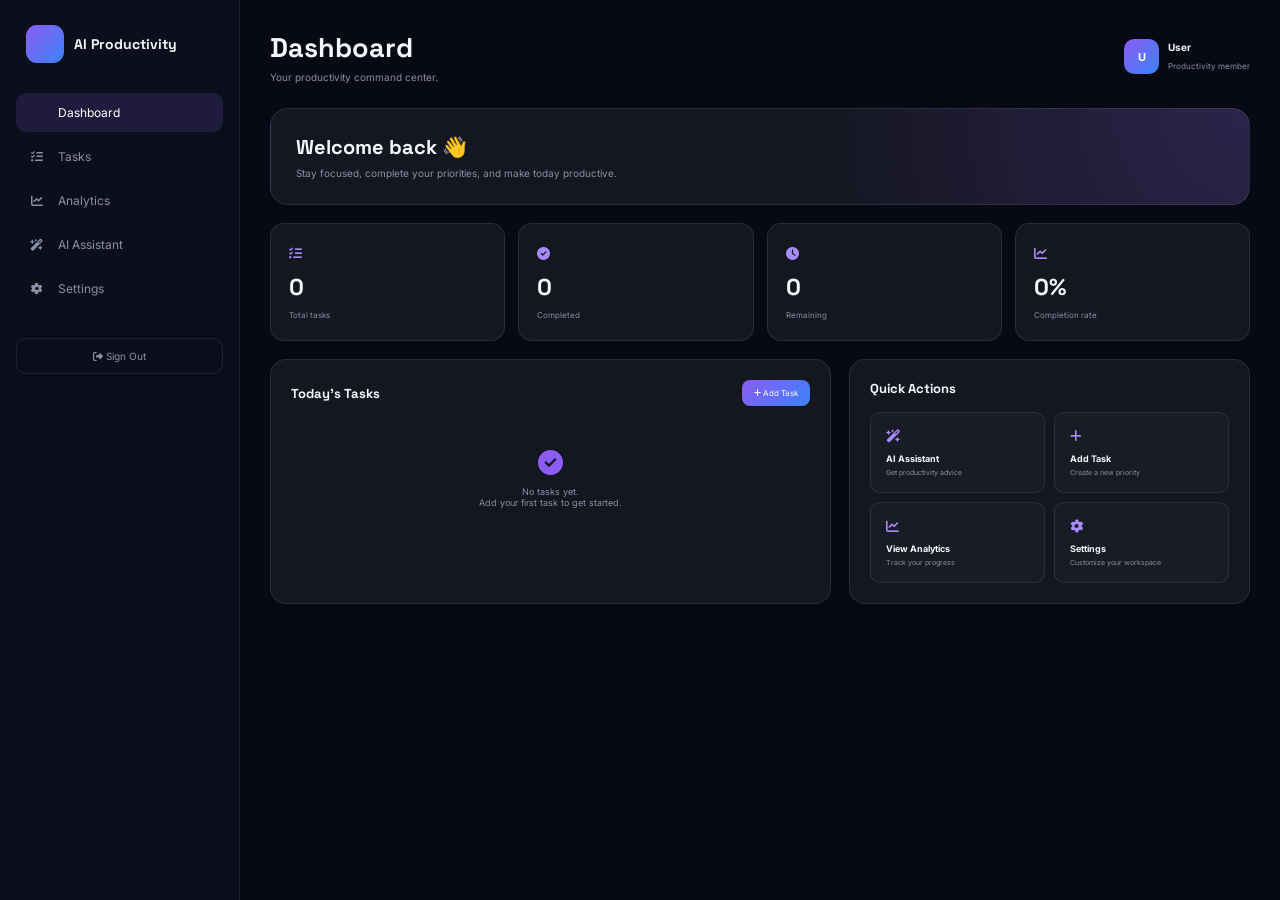
<file: dashboard.html>
<!DOCTYPE html>
<html lang="en">

<head>

<meta charset="UTF-8">
<meta name="viewport" content="width=device-width, initial-scale=1.0">

<title>Dashboard — AI Productivity Platform</title>

<link
href="https://fonts.googleapis.com/css2?family=Inter:wght@400;500;600;700&family=Space+Grotesk:wght@500;600;700&display=swap"
rel="stylesheet">

<link
rel="stylesheet"
href="https://cdnjs.cloudflare.com/ajax/libs/font-awesome/6.5.2/css/all.min.css">

<style>

* {
    box-sizing: border-box;
    margin: 0;
    padding: 0;
}

:root {
    --bg: #070914;
    --sidebar: #0b0f1c;
    --card: rgba(255,255,255,.055);
    --border: rgba(255,255,255,.09);
    --text: #f5f7ff;
    --muted: #8991a5;
    --purple: #8b5cf6;
    --blue: #3b82f6;
    --green: #4ade80;
    --red: #fb7185;
}

body {
    min-height: 100vh;
    color: var(--text);
    background: var(--bg);
    font-family: Inter, sans-serif;
}

button,
input {
    font-family: inherit;
}

button {
    cursor: pointer;
}

/* APP */

.app {
    min-height: 100vh;
    display: flex;
}

/* SIDEBAR */

.sidebar {
    width: 240px;
    flex-shrink: 0;
    padding: 25px 16px;
    background: var(--sidebar);
    border-right: 1px solid var(--border);
}

.logo {
    display: flex;
    align-items: center;
    gap: 10px;
    padding: 0 10px 30px;
    font-family: "Space Grotesk";
    font-size: 14px;
    font-weight: 700;
}

.logo-icon {
    width: 38px;
    height: 38px;
    display: grid;
    place-items: center;
    border-radius: 11px;
    color: white;
    background: linear-gradient(135deg,var(--purple),var(--blue));
}

.nav {
    display: flex;
    flex-direction: column;
    gap: 5px;
}

.nav button {
    width: 100%;
    display: flex;
    align-items: center;
    gap: 12px;
    padding: 12px;
    color: var(--muted);
    background: transparent;
    border: 0;
    border-radius: 10px;
    text-align: left;
    font-size: 12px;
}

.nav button:hover,
.nav button.active {
    color: white;
    background: rgba(139,92,246,.15);
}

.nav i {
    width: 18px;
    text-align: center;
}

.signout {
    width: 100%;
    margin-top: 30px;
    padding: 11px;
    color: var(--muted);
    background: transparent;
    border: 1px solid var(--border);
    border-radius: 10px;
    font-size: 10px;
}

.signout:hover {
    color: white;
    background: rgba(255,255,255,.05);
}

/* MAIN */

.main {
    flex: 1;
    min-width: 0;
    padding: 30px;
}

.topbar {
    display: flex;
    justify-content: space-between;
    align-items: center;
    margin-bottom: 25px;
}

h1 {
    font-family: "Space Grotesk";
    font-size: 27px;
}

.subtitle {
    margin-top: 6px;
    color: var(--muted);
    font-size: 10px;
}

.profile {
    display: flex;
    align-items: center;
    gap: 9px;
}

.avatar {
    width: 35px;
    height: 35px;
    display: grid;
    place-items: center;
    border-radius: 10px;
    color: white;
    background: linear-gradient(135deg,var(--purple),var(--blue));
    font-size: 11px;
    font-weight: 700;
}

.profile strong {
    display: block;
    font-size: 10px;
}

.profile span {
    color: var(--muted);
    font-size: 8px;
}

/* WELCOME */

.welcome {
    padding: 25px;
    margin-bottom: 18px;
    border: 1px solid var(--border);
    border-radius: 18px;
    background:
        radial-gradient(
            circle at top right,
            rgba(139,92,246,.2),
            transparent 45%
        ),
        var(--card);
}

.welcome h2 {
    font-family: "Space Grotesk";
    font-size: 20px;
}

.welcome p {
    margin-top: 7px;
    color: var(--muted);
    font-size: 10px;
}

/* STATS */

.stats {
    display: grid;
    grid-template-columns: repeat(4,1fr);
    gap: 13px;
    margin-bottom: 18px;
}

.stat {
    padding: 18px;
    border: 1px solid var(--border);
    border-radius: 14px;
    background: var(--card);
}

.stat i {
    color: #a78bfa;
    font-size: 13px;
}

.stat strong {
    display: block;
    margin-top: 10px;
    font-family: "Space Grotesk";
    font-size: 23px;
}

.stat span {
    color: var(--muted);
    font-size: 8px;
}

/* CONTENT */

.content {
    display: grid;
    grid-template-columns: 1.4fr 1fr;
    gap: 18px;
}

.card {
    padding: 20px;
    border: 1px solid var(--border);
    border-radius: 16px;
    background: var(--card);
}

.card-header {
    display: flex;
    justify-content: space-between;
    align-items: center;
    margin-bottom: 15px;
}

.card-header h2 {
    font-family: "Space Grotesk";
    font-size: 13px;
}

.add-btn {
    padding: 8px 12px;
    color: white;
    border: 0;
    border-radius: 8px;
    background: linear-gradient(135deg,var(--purple),var(--blue));
    font-size: 8px;
}

/* TASKS */

.task-list {
    display: flex;
    flex-direction: column;
    gap: 8px;
}

.task {
    display: flex;
    align-items: center;
    gap: 10px;
    padding: 11px;
    border: 1px solid var(--border);
    border-radius: 10px;
}

.task-check {
    width: 17px;
    height: 17px;
    accent-color: var(--purple);
}

.task-info {
    flex: 1;
}

.task-info strong {
    display: block;
    font-size: 9px;
}

.task-info span {
    display: block;
    margin-top: 3px;
    color: var(--muted);
    font-size: 7px;
}

.delete {
    border: 0;
    color: var(--red);
    background: transparent;
}

/* QUICK ACTIONS */

.actions {
    display: grid;
    grid-template-columns: 1fr 1fr;
    gap: 9px;
}

.action {
    padding: 15px;
    color: var(--text);
    text-align: left;
    border: 1px solid var(--border);
    border-radius: 10px;
    background: rgba(255,255,255,.025);
}

.action:hover {
    border-color: rgba(139,92,246,.4);
    background: rgba(139,92,246,.08);
}

.action i {
    color: #a78bfa;
    font-size: 13px;
}

.action strong {
    display: block;
    margin-top: 9px;
    font-size: 9px;
}

.action span {
    display: block;
    margin-top: 4px;
    color: var(--muted);
    font-size: 7px;
}

/* MOBILE */

.mobile-menu {
    display: none;
}

@media(max-width:900px) {

    .stats {
        grid-template-columns: repeat(2,1fr);
    }

    .content {
        grid-template-columns: 1fr;
    }

}

@media(max-width:700px) {

    .sidebar {
        display: none;
    }

    .main {
        padding: 20px 15px;
    }

    .profile {
        display: none;
    }

    .stats {
        grid-template-columns: 1fr 1fr;
    }

}

</style>

</head>

<body>

<div class="app">

<!-- =========================
     SIDEBAR
========================= -->

<aside class="sidebar">

    <div class="logo">

        <div class="logo-icon">
            <i class="fa-solid fa-sparkles"></i>
        </div>

        AI Productivity

    </div>


    <nav class="nav">

        <button class="active"
        onclick="go('dashboard.html')">

            <i class="fa-solid fa-grid-2"></i>

            Dashboard

        </button>


        <button
        onclick="go('dashboard.html')">

            <i class="fa-solid fa-list-check"></i>

            Tasks

        </button>


        <button
        onclick="go('analytics.html')">

            <i class="fa-solid fa-chart-line"></i>

            Analytics

        </button>


        <button
        onclick="go('ai.html')">

            <i class="fa-solid fa-wand-magic-sparkles"></i>

            AI Assistant

        </button>


        <!-- SETTINGS -->

        <button
        onclick="go('settings.html')">

            <i class="fa-solid fa-gear"></i>

            Settings

        </button>

    </nav>


    <button
    class="signout"
    onclick="signOut()">

        <i class="fa-solid fa-right-from-bracket"></i>

        Sign Out

    </button>

</aside>


<!-- =========================
     MAIN
========================= -->

<main class="main">


<header class="topbar">

    <div>

        <h1>
            Dashboard
        </h1>

        <p class="subtitle">
            Your productivity command center.
        </p>

    </div>


    <div class="profile">

        <div
        class="avatar"
        id="avatar">

            U

        </div>


        <div>

            <strong id="userName">
                User
            </strong>

            <span>
                Productivity member
            </span>

        </div>

    </div>

</header>


<!-- WELCOME -->

<section class="welcome">

    <h2 id="welcomeText">
        Welcome back 👋
    </h2>

    <p>
        Stay focused, complete your priorities,
        and make today productive.
    </p>

</section>


<!-- STATS -->

<section class="stats">


    <div class="stat">

        <i class="fa-solid fa-list-check"></i>

        <strong id="totalTasks">
            0
        </strong>

        <span>
            Total tasks
        </span>

    </div>


    <div class="stat">

        <i class="fa-solid fa-circle-check"></i>

        <strong id="completedTasks">
            0
        </strong>

        <span>
            Completed
        </span>

    </div>


    <div class="stat">

        <i class="fa-solid fa-clock"></i>

        <strong id="remainingTasks">
            0
        </strong>

        <span>
            Remaining
        </span>

    </div>


    <div class="stat">

        <i class="fa-solid fa-chart-line"></i>

        <strong id="completionRate">
            0%
        </strong>

        <span>
            Completion rate
        </span>

    </div>


</section>


<!-- CONTENT -->

<section class="content">


<!-- TASKS -->

<div class="card">

    <div class="card-header">

        <h2>
            Today's Tasks
        </h2>

        <button
        class="add-btn"
        onclick="addTask()">

            <i class="fa-solid fa-plus"></i>

            Add Task

        </button>

    </div>


    <div
    class="task-list"
    id="taskList">

    </div>

</div>


<!-- QUICK ACTIONS -->

<div class="card">

    <div class="card-header">

        <h2>
            Quick Actions
        </h2>

    </div>


    <div class="actions">


        <button
        class="action"
        onclick="go('ai.html')">

            <i class="fa-solid fa-wand-magic-sparkles"></i>

            <strong>
                AI Assistant
            </strong>

            <span>
                Get productivity advice
            </span>

        </button>


        <button
        class="action"
        onclick="addTask()">

            <i class="fa-solid fa-plus"></i>

            <strong>
                Add Task
            </strong>

            <span>
                Create a new priority
            </span>

        </button>


        <button
        class="action"
        onclick="go('analytics.html')">

            <i class="fa-solid fa-chart-line"></i>

            <strong>
                View Analytics
            </strong>

            <span>
                Track your progress
            </span>

        </button>


        <button
        class="action"
        onclick="go('settings.html')">

            <i class="fa-solid fa-gear"></i>

            <strong>
                Settings
            </strong>

            <span>
                Customize your workspace
            </span>

        </button>


    </div>

</div>


</section>


</main>

</div>


<script>

/* =========================
   NAVIGATION
========================= */

function go(page) {

    window.location.href = page;

}


/* =========================
   PROFILE
========================= */

const profile =
JSON.parse(
    localStorage.getItem(
        "aiProductivityProfile"
    )
);


if (profile && profile.name) {

    document.getElementById(
        "userName"
    ).textContent = profile.name;


    document.getElementById(
        "welcomeText"
    ).textContent =
        "Welcome back, " +
        profile.name +
        " 👋";


    document.getElementById(
        "avatar"
    ).textContent =
        profile.name
        .charAt(0)
        .toUpperCase();

}


/* =========================
   TASKS
========================= */

let tasks =
JSON.parse(
    localStorage.getItem(
        "aiProductivityTasks"
    )
) || [];


function saveTasks() {

    localStorage.setItem(
        "aiProductivityTasks",
        JSON.stringify(tasks)
    );

}


/* =========================
   RENDER TASKS
========================= */

function renderTasks() {

    const list =
        document.getElementById(
            "taskList"
        );


    list.innerHTML = "";


    if (tasks.length === 0) {

        list.innerHTML = `

            <div style="
                padding:30px;
                text-align:center;
                color:#8991a5;
                font-size:9px;
            ">

                <i
                class="fa-solid fa-circle-check"
                style="
                    font-size:25px;
                    margin-bottom:10px;
                    display:block;
                    color:#8b5cf6;
                "></i>

                No tasks yet.

                <br>

                Add your first task to get started.

            </div>

        `;

        updateStats();

        return;

    }


    tasks.forEach(
        (task,index) => {

            const item =
                document.createElement(
                    "div"
                );


            item.className =
                "task";


            item.innerHTML = `

                <input
                    class="task-check"
                    type="checkbox"
                    ${task.done ? "checked" : ""}
                    onchange="toggleTask(${index})"
                >


                <div class="task-info">

                    <strong style="
                        ${task.done
                            ? "text-decoration:line-through;opacity:.5;"
                            : ""}
                    ">

                        ${escapeHTML(task.title)}

                    </strong>

                    <span>
                        ${task.done
                            ? "Completed"
                            : "Priority task"}
                    </span>

                </div>


                <button
                    class="delete"
                    onclick="deleteTask(${index})">

                    <i class="fa-solid fa-trash"></i>

                </button>

            `;


            list.appendChild(item);

        }
    );


    updateStats();

}


/* =========================
   ADD TASK
========================= */

function addTask() {

    const title =
        prompt(
            "What do you need to accomplish?"
        );


    if (!title) return;


    const cleanTitle =
        title.trim();


    if (!cleanTitle) return;


    tasks.push({

        title: cleanTitle,

        done: false,

        created:
            new Date().toISOString()

    });


    saveTasks();

    renderTasks();

}


/* =========================
   TOGGLE
========================= */

function toggleTask(index) {

    tasks[index].done =
        !tasks[index].done;


    saveTasks();

    renderTasks();

}


/* =========================
   DELETE
========================= */

function deleteTask(index) {

    if (
        !confirm(
            "Delete this task?"
        )
    ) return;


    tasks.splice(
        index,
        1
    );


    saveTasks();

    renderTasks();

}


/* =========================
   STATISTICS
========================= */

function updateStats() {

    const total =
        tasks.length;


    const completed =
        tasks.filter(
            task => task.done
        ).length;


    const remaining =
        total - completed;


    const rate =
        total === 0
            ? 0
            : Math.round(
                completed /
                total *
                100
            );


    document.getElementById(
        "totalTasks"
    ).textContent =
        total;


    document.getElementById(
        "completedTasks"
    ).textContent =
        completed;


    document.getElementById(
        "remainingTasks"
    ).textContent =
        remaining;


    document.getElementById(
        "completionRate"
    ).textContent =
        rate + "%";

}


/* =========================
   SECURITY
========================= */

function escapeHTML(text) {

    return text
        .replace(/&/g,"&amp;")
        .replace(/</g,"&lt;")
        .replace(/>/g,"&gt;")
        .replace(/"/g,"&quot;")
        .replace(/'/g,"&#039;");

}


/* =========================
   SIGN OUT
========================= */

function signOut() {

    if (
        confirm(
            "Are you sure you want to sign out?"
        )
    ) {

        window.location.href =
            "auth.html";

    }

}


/* =========================
   START
========================= */

renderTasks();

</script>

</body>

</html>
</file>
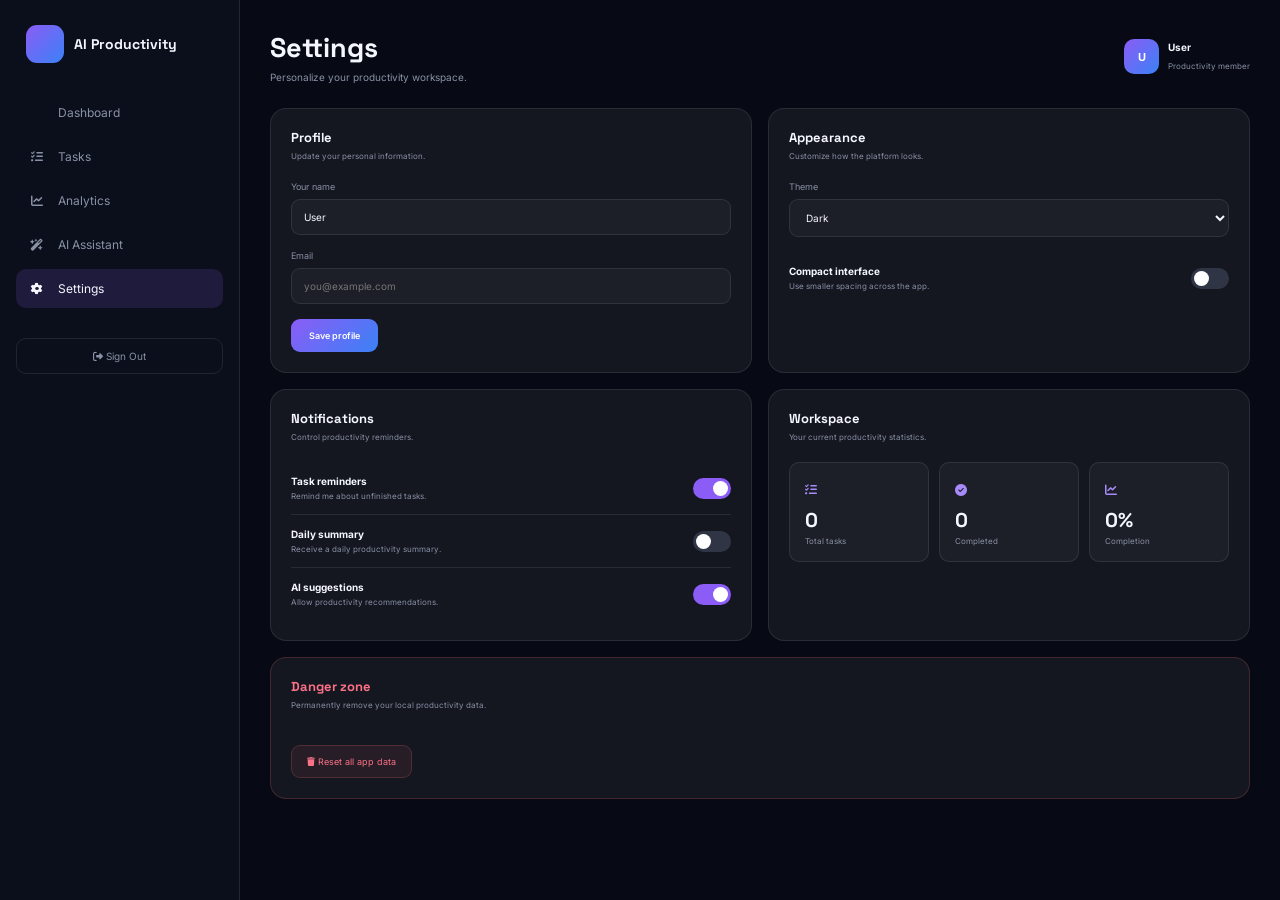
<file: settings.html>
<!DOCTYPE html>
<html lang="en">

<head>

<meta charset="UTF-8">

<meta name="viewport" content="width=device-width, initial-scale=1.0">

<title>Settings — AI Productivity Platform</title>

<link
href="https://fonts.googleapis.com/css2?family=Inter:wght@400;500;600;700&family=Space+Grotesk:wght@500;600;700&display=swap"
rel="stylesheet">

<link
rel="stylesheet"
href="https://cdnjs.cloudflare.com/ajax/libs/font-awesome/6.5.2/css/all.min.css">

<style>

* {
    box-sizing: border-box;
    margin: 0;
    padding: 0;
}

:root {

    --bg: #070914;
    --sidebar: #0b0f1c;
    --card: rgba(255,255,255,.055);
    --input: rgba(255,255,255,.04);
    --border: rgba(255,255,255,.09);

    --text: #f5f7ff;
    --muted: #8991a5;

    --purple: #8b5cf6;
    --blue: #3b82f6;

}

body {

    min-height: 100vh;

    color: var(--text);

    background: var(--bg);

    font-family: Inter, sans-serif;

    transition: .25s;

}

body.light {

    --bg: #f5f7fb;
    --sidebar: #ffffff;
    --card: #ffffff;
    --input: #f5f6fa;
    --border: #e3e6ee;

    --text: #151827;
    --muted: #697083;

}

button,
input,
select {

    font-family: inherit;

}

button {

    cursor: pointer;

}


/* =========================
   APP
========================= */

.app {

    min-height: 100vh;

    display: flex;

}


/* =========================
   SIDEBAR
========================= */

.sidebar {

    width: 240px;

    flex-shrink: 0;

    padding: 25px 16px;

    background: var(--sidebar);

    border-right:
        1px solid var(--border);

}

.logo {

    display: flex;

    align-items: center;

    gap: 10px;

    padding:
        0 10px 30px;

    font-family:
        "Space Grotesk";

    font-size: 14px;

    font-weight: 700;

}

.logo-icon {

    width: 38px;

    height: 38px;

    display: grid;

    place-items: center;

    border-radius: 11px;

    color: white;

    background:
        linear-gradient(
            135deg,
            var(--purple),
            var(--blue)
        );

}

.nav {

    display: flex;

    flex-direction: column;

    gap: 5px;

}

.nav button {

    width: 100%;

    display: flex;

    align-items: center;

    gap: 12px;

    padding: 12px;

    color: var(--muted);

    background: transparent;

    border: 0;

    border-radius: 10px;

    text-align: left;

    font-size: 12px;

}

.nav button:hover,
.nav button.active {

    color: var(--text);

    background:
        rgba(139,92,246,.15);

}

.nav i {

    width: 18px;

    text-align: center;

}

.signout {

    width: 100%;

    margin-top: 30px;

    padding: 11px;

    color: var(--muted);

    background: transparent;

    border:
        1px solid var(--border);

    border-radius: 10px;

    font-size: 10px;

}

.signout:hover {

    color: var(--text);

    background:
        rgba(255,255,255,.05);

}


/* =========================
   MAIN
========================= */

.main {

    flex: 1;

    min-width: 0;

    padding: 30px;

    max-width: 1100px;

}

.topbar {

    display: flex;

    justify-content:
        space-between;

    align-items:
        center;

    margin-bottom: 25px;

}

h1 {

    font-family:
        "Space Grotesk";

    font-size: 27px;

}

.subtitle {

    margin-top: 6px;

    color: var(--muted);

    font-size: 10px;

}


/* =========================
   PROFILE
========================= */

.profile {

    display: flex;

    align-items: center;

    gap: 9px;

}

.avatar {

    width: 35px;

    height: 35px;

    display: grid;

    place-items: center;

    border-radius: 10px;

    color: white;

    background:
        linear-gradient(
            135deg,
            var(--purple),
            var(--blue)
        );

    font-size: 11px;

    font-weight: 700;

}

.profile strong {

    display: block;

    font-size: 10px;

}

.profile span {

    color: var(--muted);

    font-size: 8px;

}


/* =========================
   SETTINGS GRID
========================= */

.settings-grid {

    display: grid;

    grid-template-columns:
        1fr 1fr;

    gap: 16px;

}


/* =========================
   CARD
========================= */

.card {

    padding: 20px;

    background: var(--card);

    border:
        1px solid var(--border);

    border-radius: 16px;

}

.card.full {

    grid-column:
        1 / -1;

}

.card-header {

    margin-bottom: 20px;

}

.card-header h2 {

    font-family:
        "Space Grotesk";

    font-size: 13px;

}

.card-header p {

    margin-top: 5px;

    color: var(--muted);

    font-size: 8px;

}


/* =========================
   FORM
========================= */

.form-group {

    margin-bottom: 15px;

}

.form-group label {

    display: block;

    margin-bottom: 7px;

    color: var(--muted);

    font-size: 9px;

}

.form-group input,
.form-group select {

    width: 100%;

    padding: 11px 12px;

    color: var(--text);

    background: var(--input);

    border:
        1px solid var(--border);

    border-radius: 9px;

    outline: none;

    font-size: 10px;

}

.form-group input:focus,
.form-group select:focus {

    border-color:
        rgba(139,92,246,.6);

}


/* =========================
   SAVE BUTTON
========================= */

.save-btn {

    padding:
        11px 18px;

    color: white;

    background:
        linear-gradient(
            135deg,
            var(--purple),
            var(--blue)
        );

    border: 0;

    border-radius: 9px;

    font-size: 9px;

    font-weight: 600;

}

.save-btn:hover {

    transform:
        translateY(-1px);

}


/* =========================
   TOGGLE
========================= */

.setting-row {

    display: flex;

    justify-content:
        space-between;

    align-items:
        center;

    padding:
        13px 0;

    border-bottom:
        1px solid var(--border);

}

.setting-row:last-child {

    border-bottom: 0;

}

.setting-info strong {

    display: block;

    font-size: 10px;

}

.setting-info span {

    display: block;

    margin-top: 4px;

    color: var(--muted);

    font-size: 8px;

}


/* SWITCH */

.switch {

    position: relative;

    width: 38px;

    height: 21px;

}

.switch input {

    display: none;

}

.slider {

    position: absolute;

    inset: 0;

    background:
        #303545;

    border-radius: 30px;

    transition: .2s;

}

.slider::before {

    content: "";

    position: absolute;

    width: 15px;

    height: 15px;

    left: 3px;

    top: 3px;

    background: white;

    border-radius: 50%;

    transition: .2s;

}

.switch input:checked + .slider {

    background:
        var(--purple);

}

.switch input:checked + .slider::before {

    transform:
        translateX(17px);

}


/* =========================
   STATS
========================= */

.workspace-stats {

    display: grid;

    grid-template-columns:
        repeat(3,1fr);

    gap: 10px;

}

.workspace-stat {

    padding: 15px;

    background:
        var(--input);

    border:
        1px solid var(--border);

    border-radius: 10px;

}

.workspace-stat i {

    color:
        #a78bfa;

    font-size: 12px;

}

.workspace-stat strong {

    display: block;

    margin-top: 9px;

    font-family:
        "Space Grotesk";

    font-size: 20px;

}

.workspace-stat span {

    display: block;

    margin-top: 3px;

    color: var(--muted);

    font-size: 8px;

}


/* =========================
   DANGER
========================= */

.danger {

    border-color:
        rgba(248,113,113,.2);

}

.danger h2 {

    color:
        #fb7185;

}

.delete-btn {

    margin-top: 15px;

    padding:
        10px 15px;

    color:
        #fb7185;

    background:
        rgba(248,113,113,.08);

    border:
        1px solid
        rgba(248,113,113,.2);

    border-radius: 9px;

    font-size: 9px;

}

.delete-btn:hover {

    background:
        rgba(248,113,113,.15);

}


/* =========================
   TOAST
========================= */

.toast {

    position: fixed;

    right: 25px;

    bottom: 25px;

    padding:
        12px 16px;

    color: white;

    background:
        #171b2b;

    border:
        1px solid var(--border);

    border-radius: 10px;

    font-size: 9px;

    opacity: 0;

    transform:
        translateY(15px);

    pointer-events: none;

    transition: .25s;

}

.toast.show {

    opacity: 1;

    transform:
        translateY(0);

}


/* =========================
   MOBILE
========================= */

@media(max-width:750px) {

    .sidebar {

        display: none;

    }

    .main {

        padding:
            20px 15px;

    }

    .profile {

        display: none;

    }

    .settings-grid {

        grid-template-columns:
            1fr;

    }

    .card.full {

        grid-column:
            auto;

    }

    .workspace-stats {

        grid-template-columns:
            1fr;

    }

}

</style>

</head>


<body>


<div class="app">


<!-- =========================
     SIDEBAR
========================= -->

<aside class="sidebar">

    <div class="logo">

        <div class="logo-icon">

            <i class="fa-solid fa-sparkles"></i>

        </div>

        AI Productivity

    </div>


    <nav class="nav">

        <button
            onclick="location.href='dashboard.html'"
        >

            <i class="fa-solid fa-grid-2"></i>

            Dashboard

        </button>


        <button
            onclick="location.href='dashboard.html'"
        >

            <i class="fa-solid fa-list-check"></i>

            Tasks

        </button>


        <button
            onclick="location.href='analytics.html'"
        >

            <i class="fa-solid fa-chart-line"></i>

            Analytics

        </button>


        <button
            onclick="location.href='ai.html'"
        >

            <i class="fa-solid fa-wand-magic-sparkles"></i>

            AI Assistant

        </button>


        <button class="active">

            <i class="fa-solid fa-gear"></i>

            Settings

        </button>

    </nav>


    <button
        class="signout"
        onclick="signOut()"
    >

        <i class="fa-solid fa-right-from-bracket"></i>

        Sign Out

    </button>

</aside>


<!-- =========================
     MAIN
========================= -->

<main class="main">


<header class="topbar">

    <div>

        <h1>
            Settings
        </h1>

        <p class="subtitle">
            Personalize your productivity workspace.
        </p>

    </div>


    <div class="profile">

        <div
            class="avatar"
            id="avatar"
        >
            U
        </div>

        <div>

            <strong id="userName">
                User
            </strong>

            <span>
                Productivity member
            </span>

        </div>

    </div>

</header>


<section class="settings-grid">


<!-- =========================
     PROFILE
========================= -->

<div class="card">

    <div class="card-header">

        <h2>
            Profile
        </h2>

        <p>
            Update your personal information.
        </p>

    </div>


    <div class="form-group">

        <label>
            Your name
        </label>

        <input
            id="nameInput"
            type="text"
            placeholder="Your name"
        >

    </div>


    <div class="form-group">

        <label>
            Email
        </label>

        <input
            id="emailInput"
            type="email"
            placeholder="you@example.com"
        >

    </div>


    <button
        class="save-btn"
        onclick="saveProfile()"
    >

        Save profile

    </button>

</div>


<!-- =========================
     APPEARANCE
========================= -->

<div class="card">

    <div class="card-header">

        <h2>
            Appearance
        </h2>

        <p>
            Customize how the platform looks.
        </p>

    </div>


    <div class="form-group">

        <label>
            Theme
        </label>

        <select
            id="themeSelect"
            onchange="changeTheme()"
        >

            <option value="dark">
                Dark
            </option>

            <option value="light">
                Light
            </option>

        </select>

    </div>


    <div class="setting-row">

        <div class="setting-info">

            <strong>
                Compact interface
            </strong>

            <span>
                Use smaller spacing across the app.
            </span>

        </div>


        <label class="switch">

            <input
                id="compactToggle"
                type="checkbox"
                onchange="savePreferences()"
            >

            <span class="slider"></span>

        </label>

    </div>

</div>


<!-- =========================
     NOTIFICATIONS
========================= -->

<div class="card">

    <div class="card-header">

        <h2>
            Notifications
        </h2>

        <p>
            Control productivity reminders.
        </p>

    </div>


    <div class="setting-row">

        <div class="setting-info">

            <strong>
                Task reminders
            </strong>

            <span>
                Remind me about unfinished tasks.
            </span>

        </div>


        <label class="switch">

            <input
                id="taskNotifications"
                type="checkbox"
                onchange="savePreferences()"
            >

            <span class="slider"></span>

        </label>

    </div>


    <div class="setting-row">

        <div class="setting-info">

            <strong>
                Daily summary
            </strong>

            <span>
                Receive a daily productivity summary.
            </span>

        </div>


        <label class="switch">

            <input
                id="dailySummary"
                type="checkbox"
                onchange="savePreferences()"
            >

            <span class="slider"></span>

        </label>

    </div>


    <div class="setting-row">

        <div class="setting-info">

            <strong>
                AI suggestions
            </strong>

            <span>
                Allow productivity recommendations.
            </span>

        </div>


        <label class="switch">

            <input
                id="aiSuggestions"
                type="checkbox"
                onchange="savePreferences()"
            >

            <span class="slider"></span>

        </label>

    </div>

</div>


<!-- =========================
     WORKSPACE
========================= -->

<div class="card">

    <div class="card-header">

        <h2>
            Workspace
        </h2>

        <p>
            Your current productivity statistics.
        </p>

    </div>


    <div class="workspace-stats">


        <div class="workspace-stat">

            <i class="fa-solid fa-list-check"></i>

            <strong id="totalTasks">
                0
            </strong>

            <span>
                Total tasks
            </span>

        </div>


        <div class="workspace-stat">

            <i class="fa-solid fa-circle-check"></i>

            <strong id="completedTasks">
                0
            </strong>

            <span>
                Completed
            </span>

        </div>


        <div class="workspace-stat">

            <i class="fa-solid fa-chart-line"></i>

            <strong id="completionRate">
                0%
            </strong>

            <span>
                Completion
            </span>

        </div>


    </div>

</div>


<!-- =========================
     DANGER ZONE
========================= -->

<div class="card full danger">

    <div class="card-header">

        <h2>
            Danger zone
        </h2>

        <p>
            Permanently remove your local productivity data.
        </p>

    </div>


    <button
        class="delete-btn"
        onclick="resetData()"
    >

        <i class="fa-solid fa-trash"></i>

        Reset all app data

    </button>

</div>


</section>


</main>

</div>


<div
    class="toast"
    id="toast"
>
    Saved successfully
</div>


<script>


/* =====================================================
   PROFILE
===================================================== */

let profile =
    JSON.parse(
        localStorage.getItem(
            "aiProductivityProfile"
        )
    ) || {

        name: "User",

        email: ""

    };


document.getElementById(
    "nameInput"
).value =
    profile.name || "";


document.getElementById(
    "emailInput"
).value =
    profile.email || "";


document.getElementById(
    "userName"
).textContent =
    profile.name || "User";


document.getElementById(
    "avatar"
).textContent =
    (profile.name || "U")
        .charAt(0)
        .toUpperCase();


/* =====================================================
   PROFILE SAVE
===================================================== */

function saveProfile() {

    const name =
        document
            .getElementById("nameInput")
            .value
            .trim();


    const email =
        document
            .getElementById("emailInput")
            .value
            .trim();


    if (!name) {

        alert(
            "Please enter your name."
        );

        return;

    }


    profile = {

        name: name,

        email: email

    };


    localStorage.setItem(

        "aiProductivityProfile",

        JSON.stringify(profile)

    );


    document.getElementById(
        "userName"
    ).textContent = name;


    document.getElementById(
        "avatar"
    ).textContent =
        name.charAt(0).toUpperCase();


    showToast(
        "Profile saved"
    );

}


/* =====================================================
   PREFERENCES
===================================================== */

let preferences =
    JSON.parse(
        localStorage.getItem(
            "aiProductivityPreferences"
        )
    ) || {

        theme: "dark",

        compact: false,

        taskNotifications: true,

        dailySummary: false,

        aiSuggestions: true

    };


document.getElementById(
    "themeSelect"
).value =
    preferences.theme;


document.getElementById(
    "compactToggle"
).checked =
    preferences.compact;


document.getElementById(
    "taskNotifications"
).checked =
    preferences.taskNotifications;


document.getElementById(
    "dailySummary"
).checked =
    preferences.dailySummary;


document.getElementById(
    "aiSuggestions"
).checked =
    preferences.aiSuggestions;


/* =====================================================
   THEME
===================================================== */

function changeTheme() {

    preferences.theme =
        document.getElementById(
            "themeSelect"
        ).value;


    applyTheme();

    savePreferences();

}


function applyTheme() {

    if (
        preferences.theme ===
        "light"
    ) {

        document.body.classList.add(
            "light"
        );

    } else {

        document.body.classList.remove(
            "light"
        );

    }

}


applyTheme();


/* =====================================================
   SAVE PREFERENCES
===================================================== */

function savePreferences() {

    preferences.compact =
        document.getElementById(
            "compactToggle"
        ).checked;


    preferences.taskNotifications =
        document.getElementById(
            "taskNotifications"
        ).checked;


    preferences.dailySummary =
        document.getElementById(
            "dailySummary"
        ).checked;


    preferences.aiSuggestions =
        document.getElementById(
            "aiSuggestions"
        ).checked;


    localStorage.setItem(

        "aiProductivityPreferences",

        JSON.stringify(preferences)

    );


    showToast(
        "Preferences saved"
    );

}


/* =====================================================
   TASK STATISTICS
===================================================== */

function updateStats() {

    const tasks =
        JSON.parse(
            localStorage.getItem(
                "aiProductivityTasks"
            )
        ) || [];


    const completed =
        tasks.filter(
            task => task.done
        ).length;


    const rate =
        tasks.length
            ? Math.round(
                completed /
                tasks.length *
                100
            )
            : 0;


    document.getElementById(
        "totalTasks"
    ).textContent =
        tasks.length;


    document.getElementById(
        "completedTasks"
    ).textContent =
        completed;


    document.getElementById(
        "completionRate"
    ).textContent =
        rate + "%";

}


updateStats();


/* =====================================================
   RESET DATA
===================================================== */

function resetData() {

    const confirmed =
        confirm(
            "This will permanently delete your profile, tasks and settings. Continue?"
        );


    if (!confirmed) return;


    localStorage.removeItem(
        "aiProductivityProfile"
    );


    localStorage.removeItem(
        "aiProductivityTasks"
    );


    localStorage.removeItem(
        "aiProductivityPreferences"
    );


    alert(
        "All local app data has been reset."
    );


    location.href =
        "auth.html";

}


/* =====================================================
   TOAST
===================================================== */

let toastTimer;


function showToast(
    message
) {

    const toast =
        document.getElementById(
            "toast"
        );


    toast.textContent =
        message;


    toast.classList.add(
        "show"
    );


    clearTimeout(
        toastTimer
    );


    toastTimer =
        setTimeout(
            () => {

                toast.classList.remove(
                    "show"
                );

            },
            2200
        );

}


/* =====================================================
   SIGN OUT
===================================================== */

function signOut() {

    if (
        confirm(
            "Are you sure you want to sign out?"
        )
    ) {

        location.href =
            "auth.html";

    }

}

</script>


</body>

</html>
</file>
